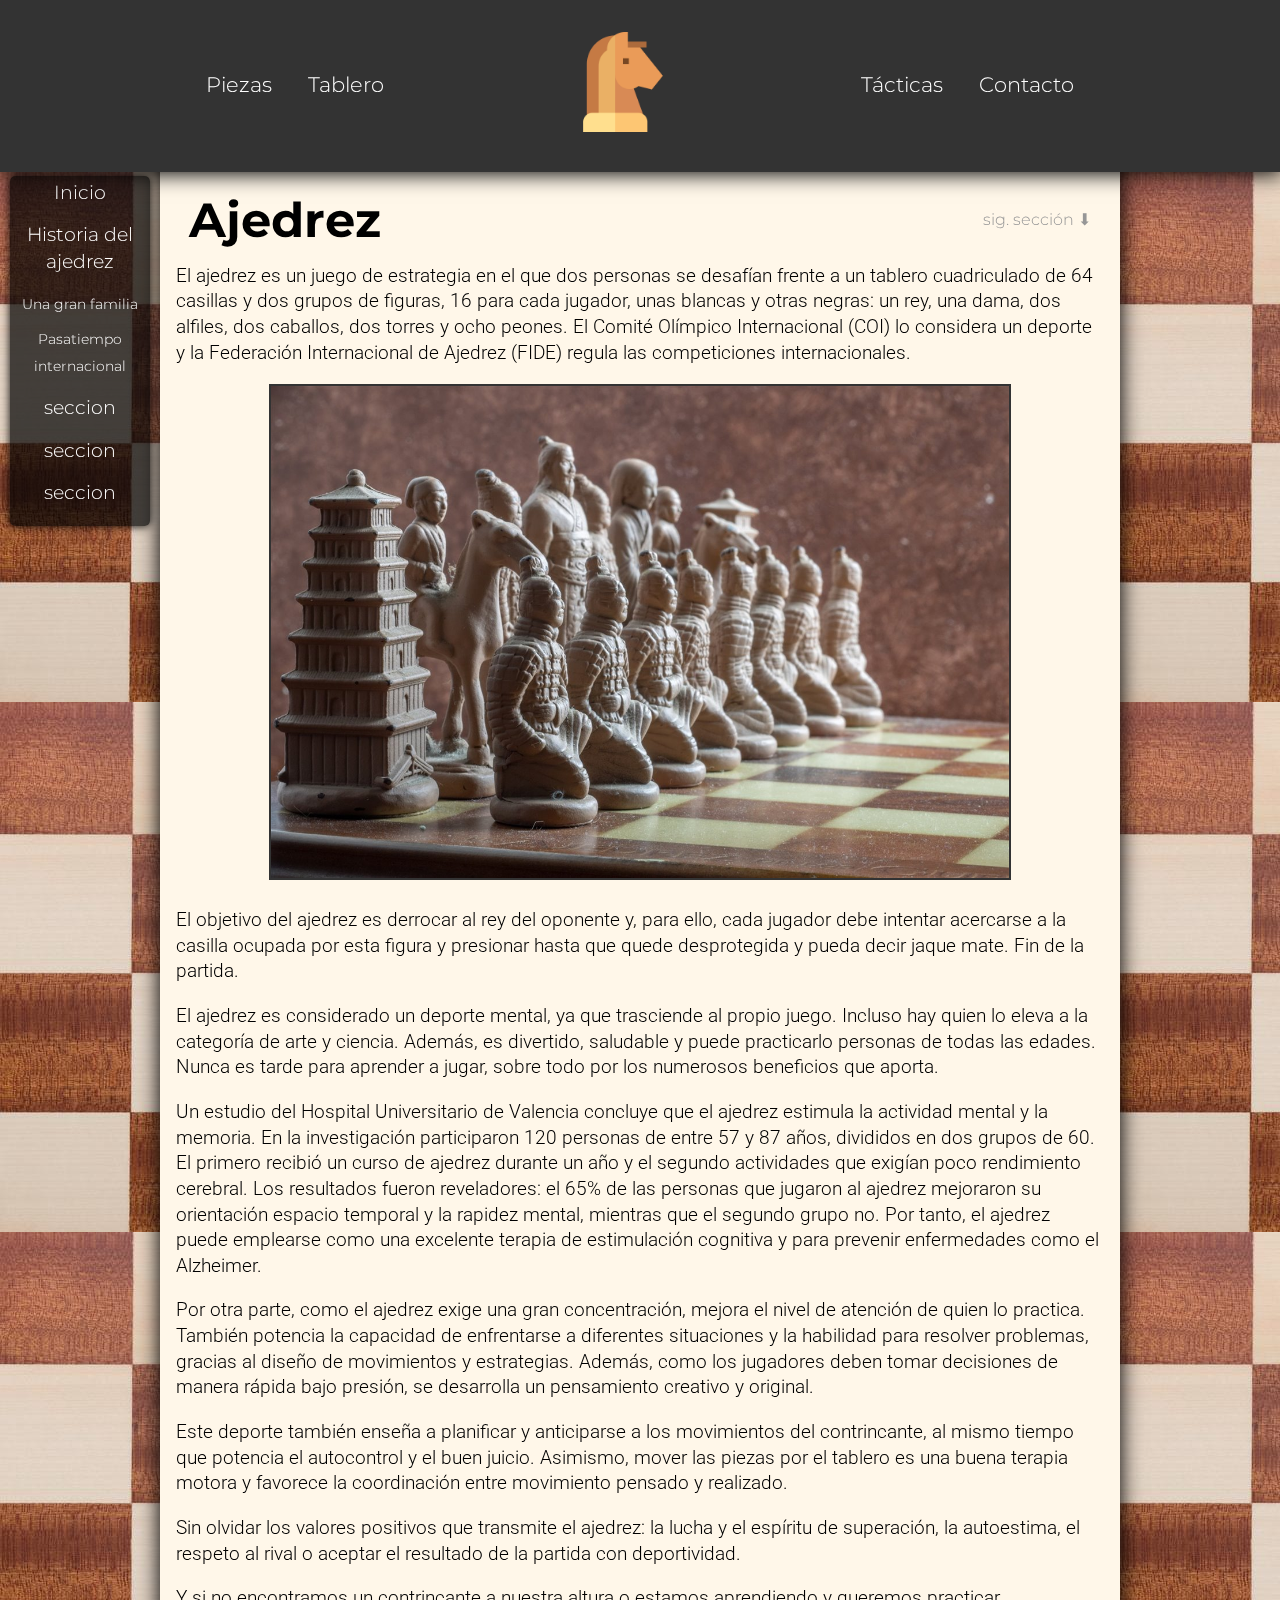
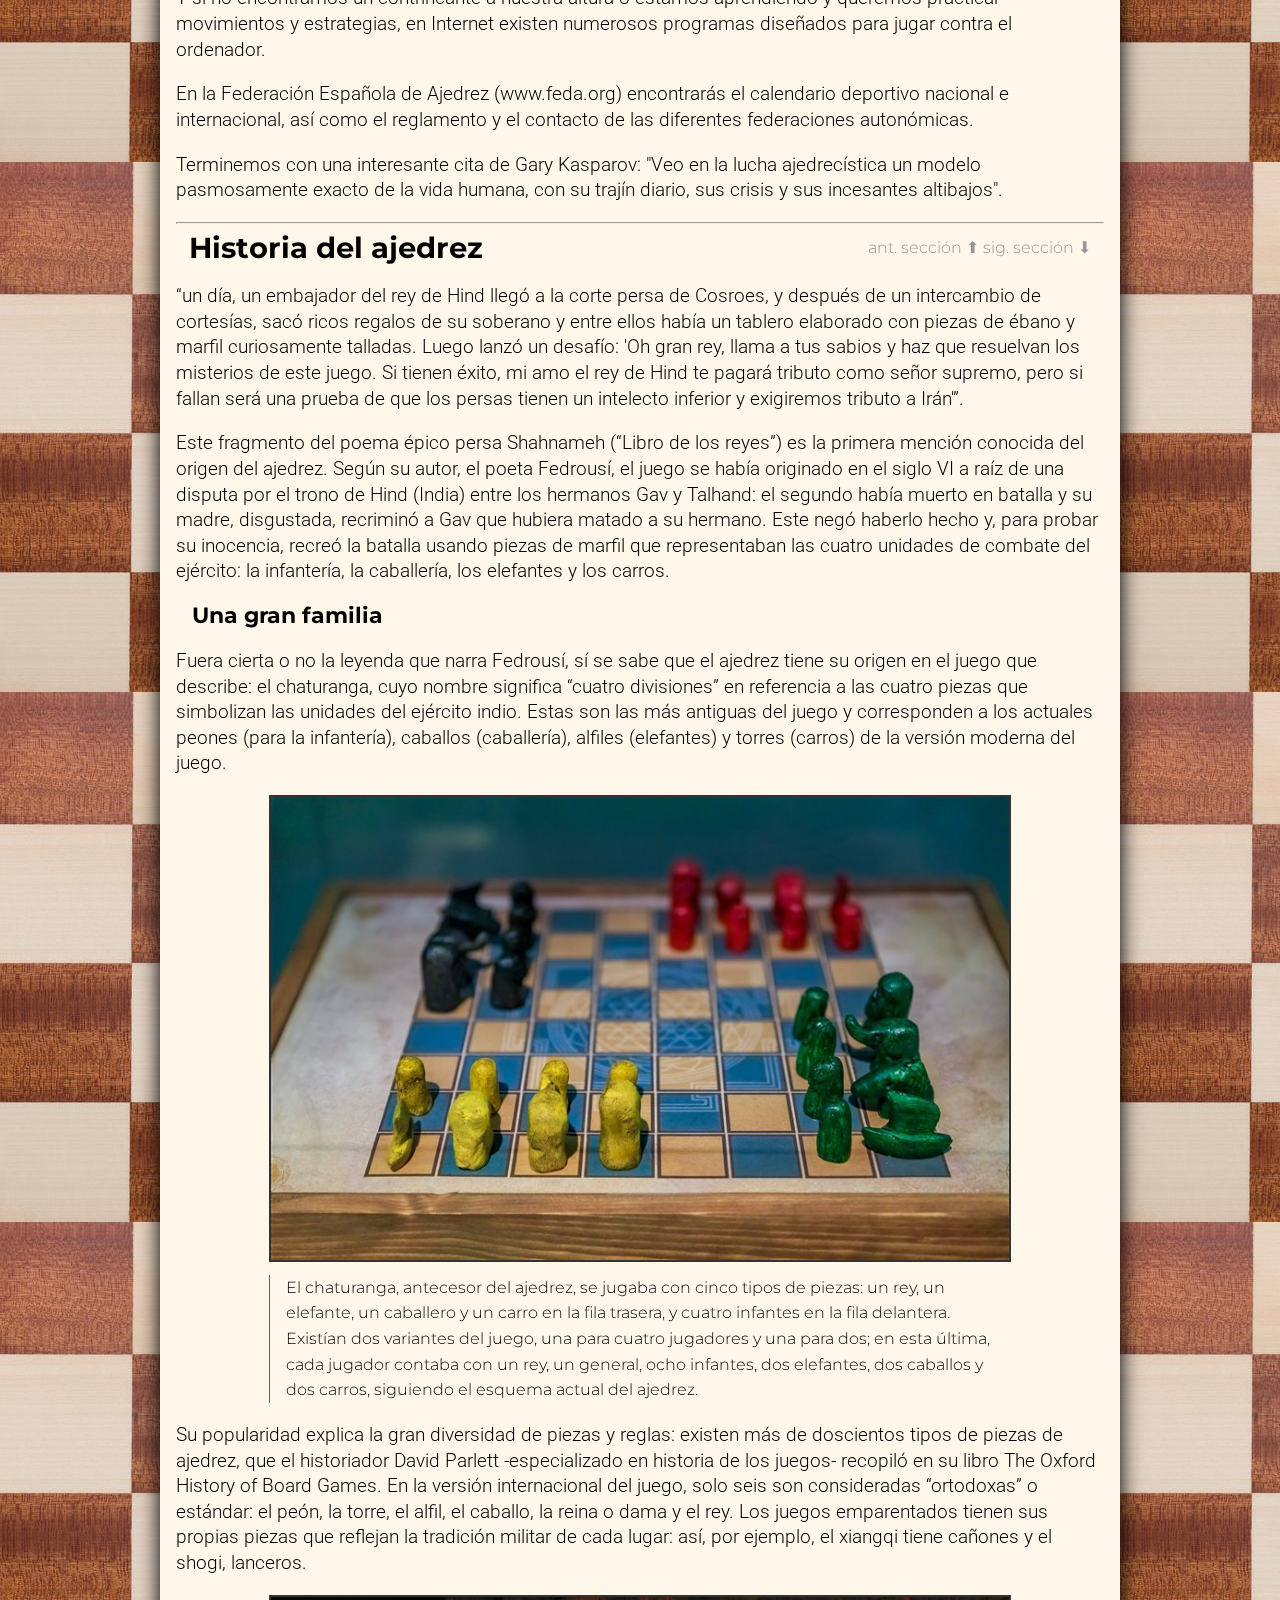
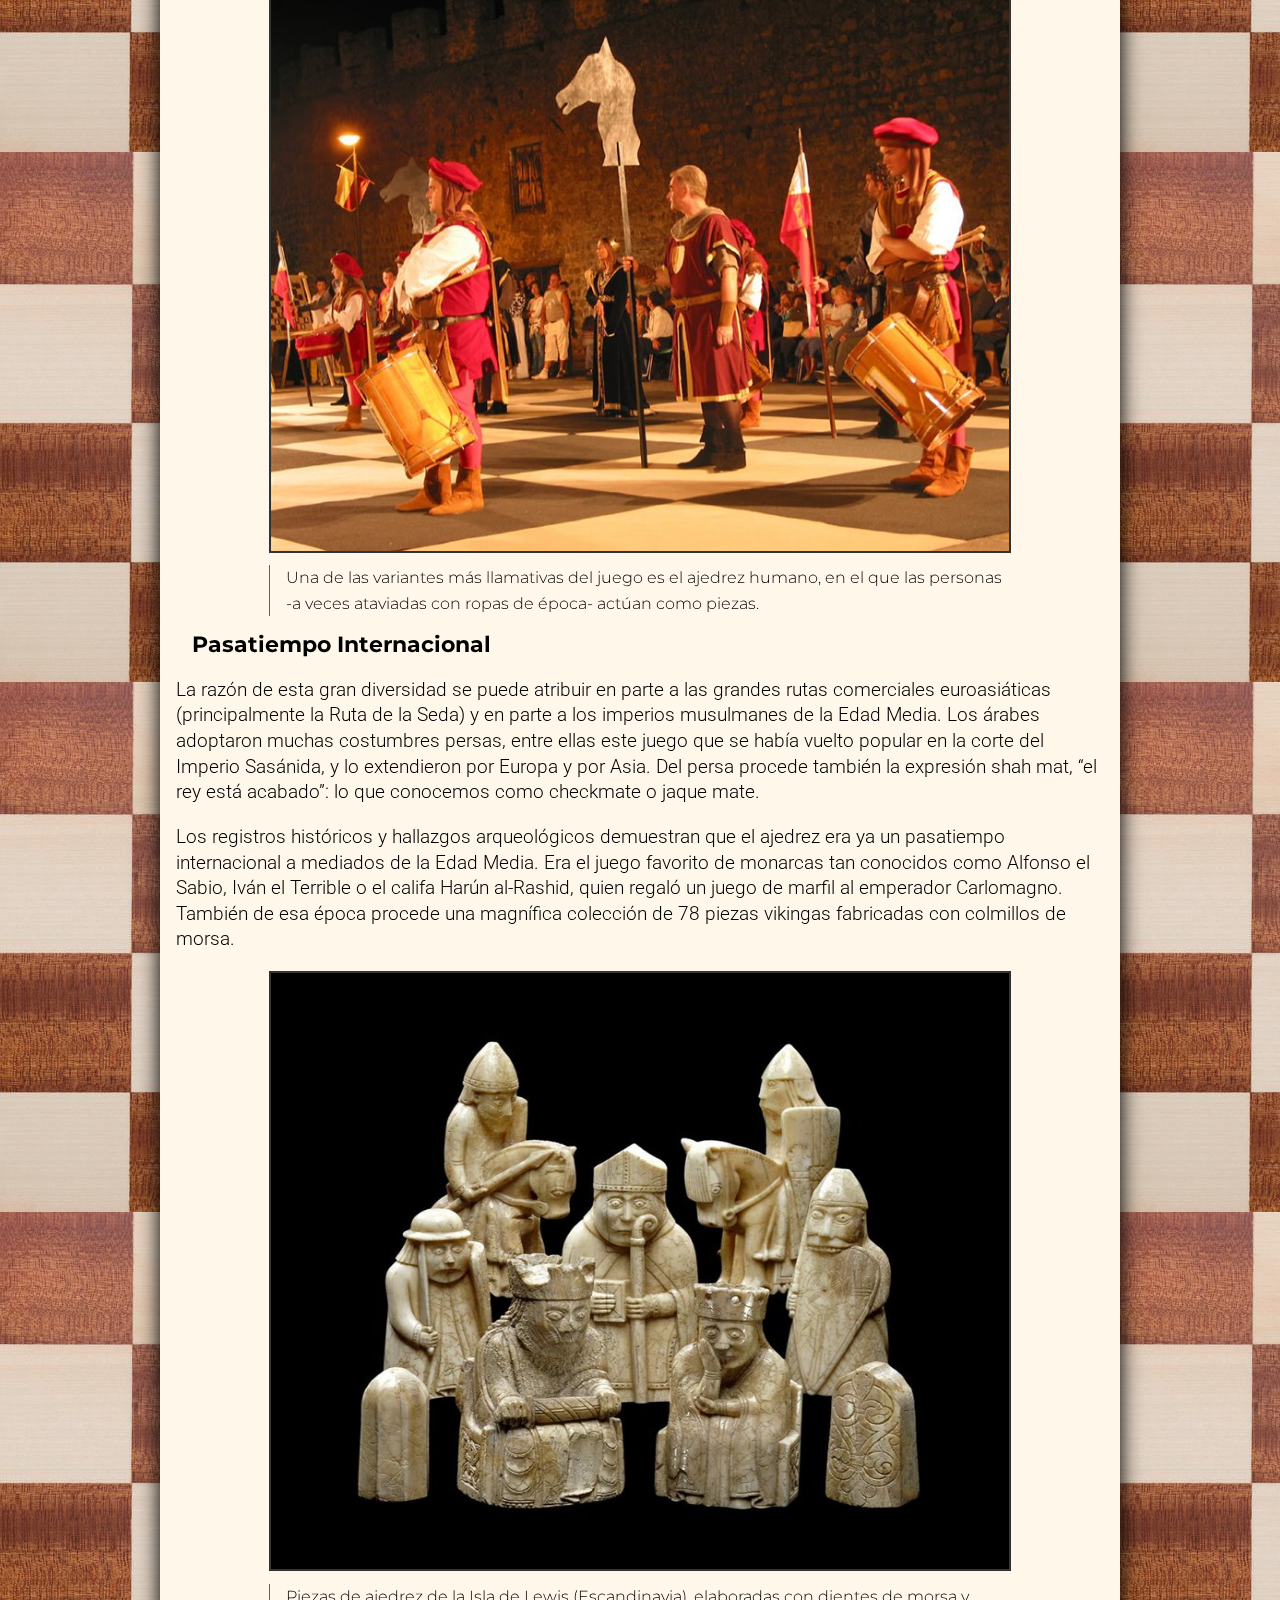
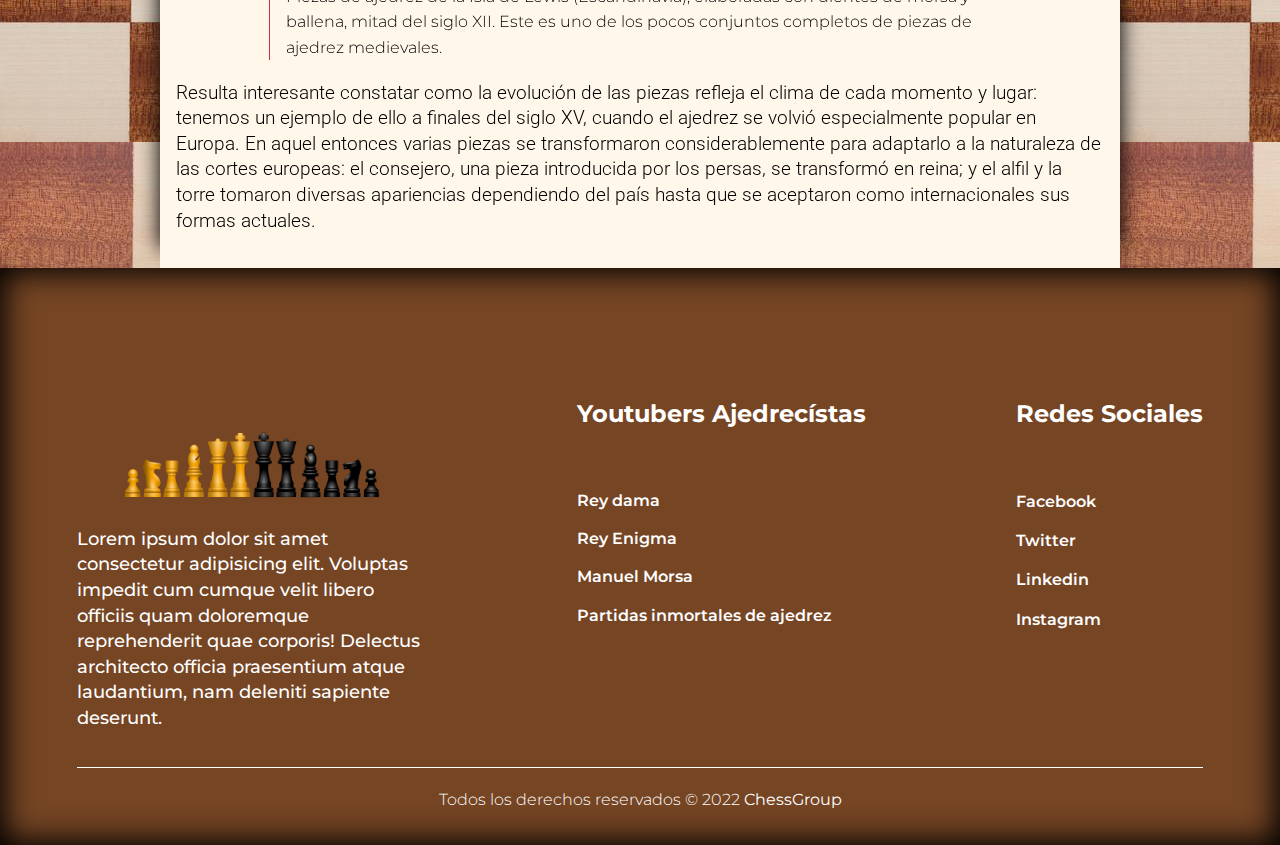
<file: index.html>
<!DOCTYPE html>
<html lang="es">
    <head>
        <meta charset="UTF-8" />
        <meta http-equiv="X-UA-Compatible" content="IE=edge" />
        <meta name="viewport" content="width=device-width, initial-scale=1.0" />
        <!-- fuentes -->
        <!-- montserrat -->
        <link rel="preconnect" href="https://fonts.googleapis.com" />
        <link rel="preconnect" href="https://fonts.gstatic.com" crossorigin />
        <link
            href="https://fonts.googleapis.com/css2?family=Montserrat:ital,wght@0,100;0,200;0,300;0,400;0,500;0,600;0,700;0,800;0,900;1,100;1,200;1,300;1,400;1,500;1,600;1,700;1,800;1,900&display=swap"
            rel="stylesheet"
        />
        <!-- roboto -->
        <link rel="preconnect" href="https://fonts.googleapis.com" />
        <link rel="preconnect" href="https://fonts.gstatic.com" crossorigin />
        <link
            href="https://fonts.googleapis.com/css2?family=Roboto:ital,wght@0,100;0,300;0,400;0,500;0,700;0,900;1,100;1,300;1,400;1,500;1,700;1,900&display=swap"
            rel="stylesheet"
        />
        <!-- cierre fuentes -->
        <link rel="icon" href="./assets/icons/chess.png" />
        <link rel="stylesheet" href="./css/style.css" />
        <title>guía ajedrecística</title>
    </head>
    <body>
        <!-- nav mobile -->
        <nav id="nav-mobile">
            <div class="nav-container">
                <div class="">
                    <label for="menu" class="nav-label">
                        <img
                            src="./assets/icons/menu.png"
                            alt="menu"
                            height="50px"
                        />
                    </label>
                    <input type="checkbox" id="menu" class="nav-input" />
                    <div class="nav-menu">
                        <ul>
                            <li><a href="./index.html">inicio</a></li>
                            <li><a href="./pages/piezas.html">piezas</a></li>
                            <li><a href="./pages/tablero.html">tablero</a></li>
                            <li>
                                <a href="./pages/tacticas.html">tacticas</a>
                            </li>
                            <li>
                                <a href="./pages/contacto.html">contacto</a>
                            </li>
                        </ul>
                    </div>
                </div>
                <img src="./assets/icons/chess.png" alt="" height="50px" />
            </div>
        </nav>
        <!-- cierre nav mobile -->
        <!-- Inicio header -->
        <header>
            <div class="container-header">
                <div class="">
                    <ul class="ul-header">
                        <li>
                            <a href="./pages/piezas.html" class="link-header"
                                >Piezas</a
                            >
                        </li>
                        <li>
                            <a href="./pages/tablero.html" class="link-header"
                                >Tablero</a
                            >
                        </li>
                    </ul>
                </div>

                <a href="./index.html" id="logo">
                    <img
                        src="./assets/icons/chess.png"
                        alt="Logo"
                        class="logo"
                    />
                </a>

                <div class="">
                    <ul class="ul-header">
                        <li>
                            <a href="./pages/tacticas.html" class="link-header"
                                >Tácticas</a
                            >
                        </li>
                        <li>
                            <a href="./pages/contacto.html" class="link-header"
                                >Contacto</a
                            >
                        </li>
                    </ul>
                </div>
            </div>
        </header>
        <!-- cierre header -->
        <!-- apertura main -->
        <main id="main-index" class="main-grid">
            <div class="aside-izq background-chess">
                <div class="nav-secciones sticky">
                    <ul class="nav-secciones-ul">
                        <li class="nav-secciones-li">
                            <a href="#" class="nav-secciones-enlace"> Inicio</a>
                        </li>
                        <li class="nav-secciones-li">
                            <a
                                href="#historia-ajedrez"
                                class="nav-secciones-enlace"
                                >Historia del ajedrez</a
                            >
                            <ul class="nav-subsecciones-ul">
                                <li class="nav-subsecciones-li">
                                    <a
                                        href="#una-gran-familia"
                                        class="nav-subsecciones-enlace"
                                        >Una gran familia</a
                                    >
                                </li>
                                <li class="nav-subsecciones-li">
                                    <a
                                        href="#pasatiempo-internacional"
                                        class="nav-subsecciones-enlace"
                                        >Pasatiempo internacional</a
                                    >
                                </li>
                            </ul>
                        </li>
                        <li class="nav-secciones-li">
                            <a href="#" class="nav-secciones-enlace">seccion</a>
                        </li>
                        <li class="nav-secciones-li">
                            <a href="#" class="nav-secciones-enlace">seccion</a>
                        </li>
                        <li class="nav-secciones-li">
                            <a href="#" class="nav-secciones-enlace">seccion</a>
                        </li>
                    </ul>
                </div>
            </div>

            <div class="cuerpo">
                <div class="encabezado">
                    <h1 id="titulo">Ajedrez</h1>
                    <div class="">
                        <a href="#historia-ajedrez" class="temas-link"
                            ><span class="quitar">sig. sección</span> ⬇</a
                        >
                    </div>
                </div>

                <p>
                    El ajedrez es un juego de estrategia en el que dos personas
                    se desafían frente a un tablero cuadriculado de 64 casillas
                    y dos grupos de figuras, 16 para cada jugador, unas blancas
                    y otras negras: un rey, una dama, dos alfiles, dos caballos,
                    dos torres y ocho peones. El Comité Olímpico Internacional
                    (COI) lo considera un deporte y la Federación Internacional
                    de Ajedrez (FIDE) regula las competiciones internacionales.
                </p>

                <div class="container-img">
                    <img
                        src="./assets/images/ajedrez-chino.jpg"
                        alt="ajedrez chino"
                        id="ajedrez-chino"
                        class="img-index"
                    />
                </div>

                <p>
                    El objetivo del ajedrez es derrocar al rey del oponente y,
                    para ello, cada jugador debe intentar acercarse a la casilla
                    ocupada por esta figura y presionar hasta que quede
                    desprotegida y pueda decir jaque mate. Fin de la partida.
                </p>
                <p>
                    El ajedrez es considerado un deporte mental, ya que
                    trasciende al propio juego. Incluso hay quien lo eleva a la
                    categoría de arte y ciencia. Además, es divertido, saludable
                    y puede practicarlo personas de todas las edades. Nunca es
                    tarde para aprender a jugar, sobre todo por los numerosos
                    beneficios que aporta.
                </p>
                <p>
                    Un estudio del Hospital Universitario de Valencia concluye
                    que el ajedrez estimula la actividad mental y la memoria. En
                    la investigación participaron 120 personas de entre 57 y 87
                    años, divididos en dos grupos de 60. El primero recibió un
                    curso de ajedrez durante un año y el segundo actividades que
                    exigían poco rendimiento cerebral. Los resultados fueron
                    reveladores: el 65% de las personas que jugaron al ajedrez
                    mejoraron su orientación espacio temporal y la rapidez
                    mental, mientras que el segundo grupo no. Por tanto, el
                    ajedrez puede emplearse como una excelente terapia de
                    estimulación cognitiva y para prevenir enfermedades como el
                    Alzheimer.
                </p>
                <p>
                    Por otra parte, como el ajedrez exige una gran
                    concentración, mejora el nivel de atención de quien lo
                    practica. También potencia la capacidad de enfrentarse a
                    diferentes situaciones y la habilidad para resolver
                    problemas, gracias al diseño de movimientos y estrategias.
                    Además, como los jugadores deben tomar decisiones de manera
                    rápida bajo presión, se desarrolla un pensamiento creativo y
                    original.
                </p>
                <p>
                    Este deporte también enseña a planificar y anticiparse a los
                    movimientos del contrincante, al mismo tiempo que potencia
                    el autocontrol y el buen juicio. Asimismo, mover las piezas
                    por el tablero es una buena terapia motora y favorece la
                    coordinación entre movimiento pensado y realizado.
                </p>
                <p>
                    Sin olvidar los valores positivos que transmite el ajedrez:
                    la lucha y el espíritu de superación, la autoestima, el
                    respeto al rival o aceptar el resultado de la partida con
                    deportividad.
                </p>
                <p>
                    Y si no encontramos un contrincante a nuestra altura o
                    estamos aprendiendo y queremos practicar movimientos y
                    estrategias, en Internet existen numerosos programas
                    diseñados para jugar contra el ordenador.
                </p>
                <p>
                    En la Federación Española de Ajedrez (www.feda.org)
                    encontrarás el calendario deportivo nacional e
                    internacional, así como el reglamento y el contacto de las
                    diferentes federaciones autonómicas.
                </p>
                <p>
                    Terminemos con una interesante cita de Gary Kasparov: "Veo
                    en la lucha ajedrecística un modelo pasmosamente exacto de
                    la vida humana, con su trajín diario, sus crisis y sus
                    incesantes altibajos".
                </p>

                <hr />

                <div
                    class="encabezado d-flex justify-content-between align-items-center"
                >
                    <h2 class="subtitulo" id="historia-ajedrez">
                        Historia del ajedrez
                    </h2>
                    <div class="nav-temas">
                        <a href="#titulo" class="temas-link"
                            ><span class="quitar">ant. sección</span> ⬆</a
                        >
                        <a href="#historia-ajedrez" class="temas-link"
                            ><span class="quitar">sig. sección</span> ⬇</a
                        >
                    </div>
                </div>

                <p>
                    “un día, un embajador del rey de Hind llegó a la corte persa
                    de Cosroes, y después de un intercambio de cortesías, sacó
                    ricos regalos de su soberano y entre ellos había un tablero
                    elaborado con piezas de ébano y marfil curiosamente
                    talladas. Luego lanzó un desafío: 'Oh gran rey, llama a tus
                    sabios y haz que resuelvan los misterios de este juego. Si
                    tienen éxito, mi amo el rey de Hind te pagará tributo como
                    señor supremo, pero si fallan será una prueba de que los
                    persas tienen un intelecto inferior y exigiremos tributo a
                    Irán'”.
                </p>
                <p>
                    Este fragmento del poema épico persa Shahnameh (“Libro de
                    los reyes”) es la primera mención conocida del origen del
                    ajedrez. Según su autor, el poeta Fedrousí, el juego se
                    había originado en el siglo VI a raíz de una disputa por el
                    trono de Hind (India) entre los hermanos Gav y Talhand: el
                    segundo había muerto en batalla y su madre, disgustada,
                    recriminó a Gav que hubiera matado a su hermano. Este negó
                    haberlo hecho y, para probar su inocencia, recreó la batalla
                    usando piezas de marfil que representaban las cuatro
                    unidades de combate del ejército: la infantería, la
                    caballería, los elefantes y los carros.
                </p>

                <h3 id="una-gran-familia" class="sub-subtitulo">
                    Una gran familia
                </h3>

                <p>
                    Fuera cierta o no la leyenda que narra Fedrousí, sí se sabe
                    que el ajedrez tiene su origen en el juego que describe: el
                    chaturanga, cuyo nombre significa “cuatro divisiones” en
                    referencia a las cuatro piezas que simbolizan las unidades
                    del ejército indio. Estas son las más antiguas del juego y
                    corresponden a los actuales peones (para la infantería),
                    caballos (caballería), alfiles (elefantes) y torres (carros)
                    de la versión moderna del juego.
                </p>

                <figure>
                    <div class="container-img">
                        <img
                            src="./assets/images/chaturanga.jpg"
                            alt="chaturanga"
                            id="chaturanga"
                            class="img-index"
                        />
                    </div>

                    <figcaption class="pie-foto">
                        El chaturanga, antecesor del ajedrez, se jugaba con
                        cinco tipos de piezas: un rey, un elefante, un caballero
                        y un carro en la fila trasera, y cuatro infantes en la
                        fila delantera. Existían dos variantes del juego, una
                        para cuatro jugadores y una para dos; en esta última,
                        cada jugador contaba con un rey, un general, ocho
                        infantes, dos elefantes, dos caballos y dos carros,
                        siguiendo el esquema actual del ajedrez.
                    </figcaption>
                </figure>

                <p>
                    Su popularidad explica la gran diversidad de piezas y
                    reglas: existen más de doscientos tipos de piezas de
                    ajedrez, que el historiador David Parlett -especializado en
                    historia de los juegos- recopiló en su libro The Oxford
                    History of Board Games. En la versión internacional del
                    juego, solo seis son consideradas “ortodoxas” o estándar: el
                    peón, la torre, el alfil, el caballo, la reina o dama y el
                    rey. Los juegos emparentados tienen sus propias piezas que
                    reflejan la tradición militar de cada lugar: así, por
                    ejemplo, el xiangqi tiene cañones y el shogi, lanceros.
                </p>

                <figure>
                    <div class="container-img">
                        <img
                            src="./assets/images/ajedrez-humano.jpg"
                            alt="human_chess"
                            class="img-index"
                        />
                    </div>

                    <figcaption class="pie-foto">
                        Una de las variantes más llamativas del juego es el
                        ajedrez humano, en el que las personas -a veces
                        ataviadas con ropas de época- actúan como piezas.
                    </figcaption>
                </figure>

                <h3 id="pasatiempo-internacional" class="sub-subtitulo">
                    Pasatiempo Internacional
                </h3>

                <p>
                    La razón de esta gran diversidad se puede atribuir en parte
                    a las grandes rutas comerciales euroasiáticas
                    (principalmente la Ruta de la Seda) y en parte a los
                    imperios musulmanes de la Edad Media. Los árabes adoptaron
                    muchas costumbres persas, entre ellas este juego que se
                    había vuelto popular en la corte del Imperio Sasánida, y lo
                    extendieron por Europa y por Asia. Del persa procede también
                    la expresión shah mat, “el rey está acabado”: lo que
                    conocemos como checkmate o jaque mate.
                </p>

                <p>
                    Los registros históricos y hallazgos arqueológicos
                    demuestran que el ajedrez era ya un pasatiempo internacional
                    a mediados de la Edad Media. Era el juego favorito de
                    monarcas tan conocidos como Alfonso el Sabio, Iván el
                    Terrible o el califa Harún al-Rashid, quien regaló un juego
                    de marfil al emperador Carlomagno. También de esa época
                    procede una magnífica colección de 78 piezas vikingas
                    fabricadas con colmillos de morsa.
                </p>

                <figure>
                    <div class="container-img">
                        <img
                            src="./assets/images/medieval.jpg"
                            alt="medieval"
                            class="img-index"
                        />
                    </div>
                    <figcaption class="pie-foto">
                        Piezas de ajedrez de la Isla de Lewis (Escandinavia),
                        elaboradas con dientes de morsa y ballena, mitad del
                        siglo XII. Este es uno de los pocos conjuntos completos
                        de piezas de ajedrez medievales.
                    </figcaption>
                </figure>

                <p>
                    Resulta interesante constatar como la evolución de las
                    piezas refleja el clima de cada momento y lugar: tenemos un
                    ejemplo de ello a finales del siglo XV, cuando el ajedrez se
                    volvió especialmente popular en Europa. En aquel entonces
                    varias piezas se transformaron considerablemente para
                    adaptarlo a la naturaleza de las cortes europeas: el
                    consejero, una pieza introducida por los persas, se
                    transformó en reina; y el alfil y la torre tomaron diversas
                    apariencias dependiendo del país hasta que se aceptaron como
                    internacionales sus formas actuales.
                </p>
            </div>
            <div class="aside-der col-2 background-chess"></div>
        </main>
        <!-- cierre main -->
        <!-- apertura footer -->
        <footer>
            <div class="container__footer">
                <div class="box__footer">
                    <div class="logo">
                        <img src="./assets/images/footer/logo.png" alt="" />
                    </div>
                    <div class="terms">
                        <p>
                            Lorem ipsum dolor sit amet consectetur adipisicing
                            elit. Voluptas impedit cum cumque velit libero
                            officiis quam doloremque reprehenderit quae
                            corporis! Delectus architecto officia praesentium
                            atque laudantium, nam deleniti sapiente deserunt.
                        </p>
                    </div>
                </div>
                <div class="box__footer">
                    <h2>Youtubers Ajedrecístas</h2>
                    <a target="_blank" href="https://www.youtube.com/@Reydama"
                        >Rey dama</a
                    >
                    <a target="_blank" href="https://www.youtube.com/@ReyEnigma"
                        >Rey Enigma</a
                    >
                    <a href="https://www.youtube.com/@ManuelMorsa"
                        >Manuel Morsa</a
                    >
                    <a
                        target="_blank"
                        href="https://www.youtube.com/@PartidasInmortalesdeAjedrez"
                        >Partidas inmortales de ajedrez</a
                    >
                </div>

                <div class="box__footer">
                    <h2>Redes Sociales</h2>
                    <a href="#">
                        <i class="fab fa-facebook-square"></i> Facebook</a
                    >
                    <a href="#"
                        ><i class="fab fa-twitter-square"></i> Twitter</a
                    >
                    <a href="#"><i class="fab fa-linkedin"></i> Linkedin</a>
                    <a href="#"
                        ><i class="fab fa-instagram-square"></i> Instagram</a
                    >
                </div>
            </div>

            <div class="box__copyright">
                <hr />
                <p>Todos los derechos reservados © 2022 <b>ChessGroup</b></p>
            </div>
        </footer>
        <!-- cierre footer -->
    </body>
</html>
</file>
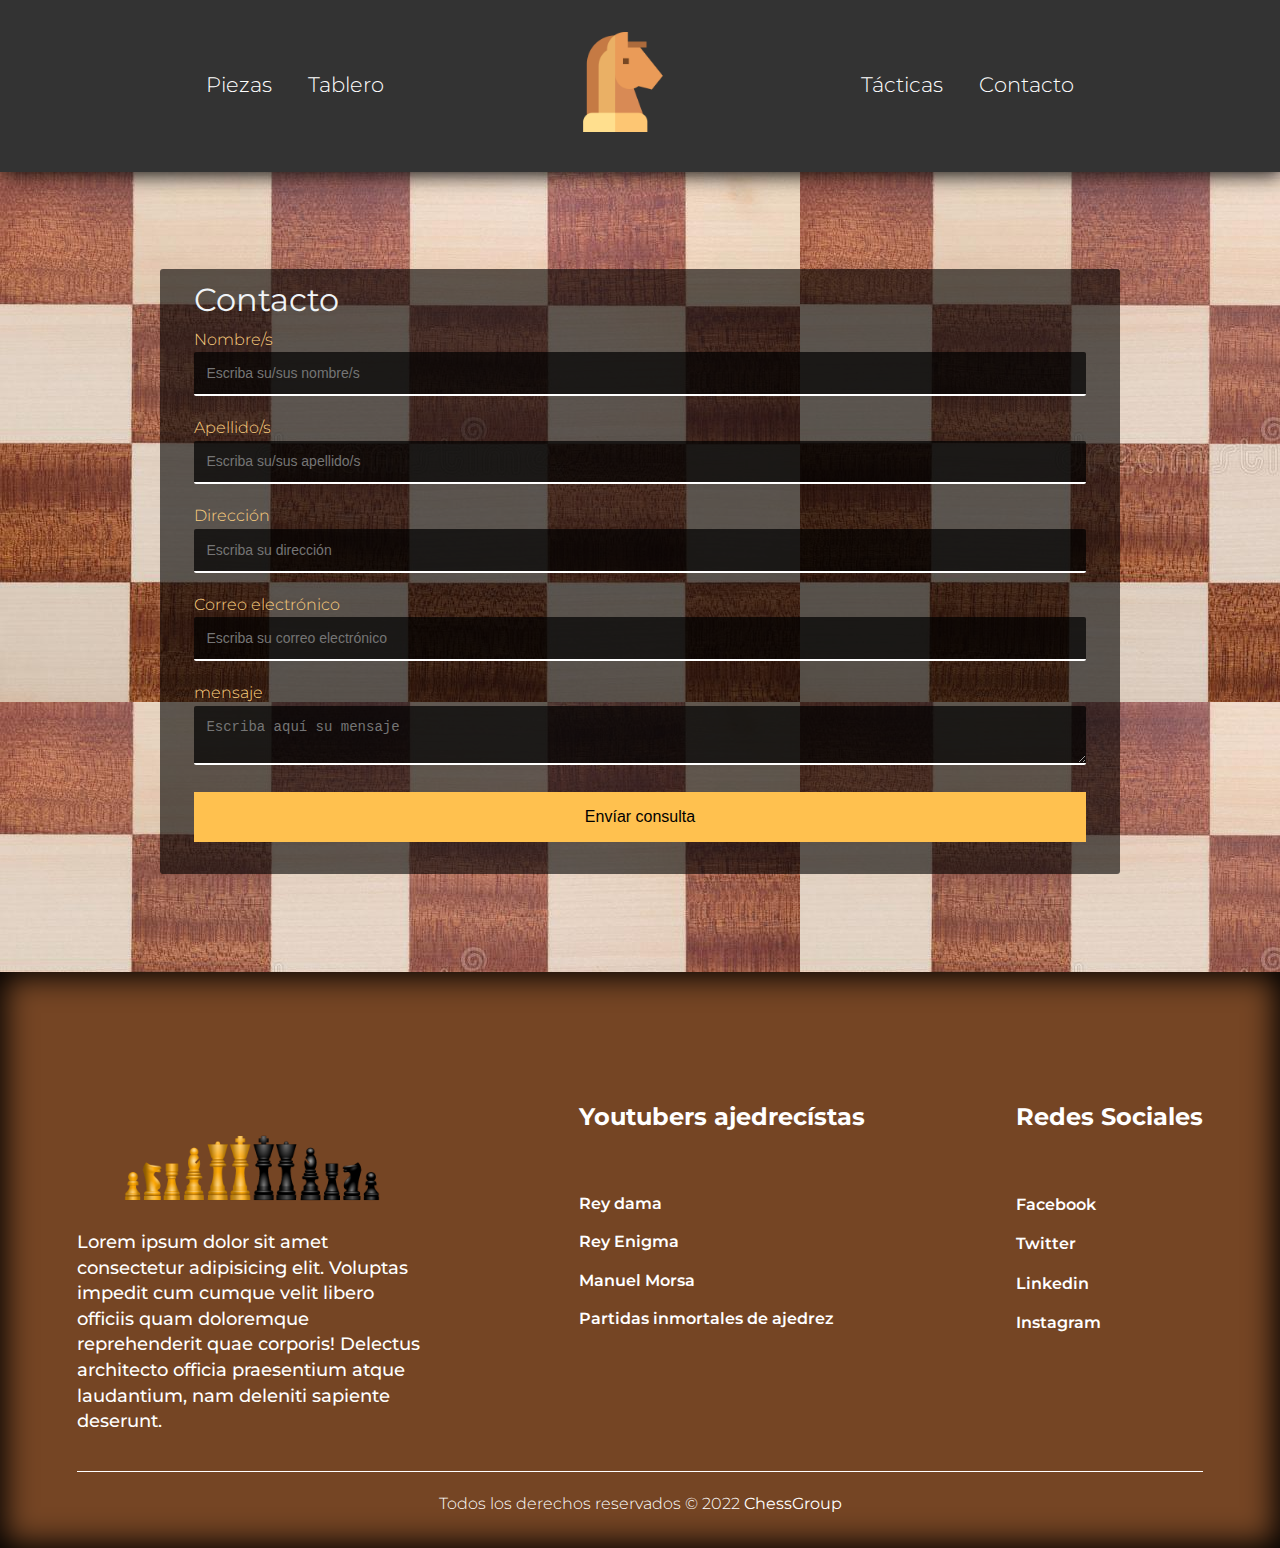
<file: pages/contacto.html>
<!DOCTYPE html>
<html lang="es">
    <head>
        <meta charset="UTF-8" />
        <meta http-equiv="X-UA-Compatible" content="IE=edge" />
        <meta name="viewport" content="width=device-width, initial-scale=1.0" />
         <!-- fuentes -->
        <!-- montserrat -->
        <link rel="preconnect" href="https://fonts.googleapis.com" />
        <link rel="preconnect" href="https://fonts.gstatic.com" crossorigin />
        <link
            href="https://fonts.googleapis.com/css2?family=Montserrat:ital,wght@0,100;0,200;0,300;0,400;0,500;0,600;0,700;0,800;0,900;1,100;1,200;1,300;1,400;1,500;1,600;1,700;1,800;1,900&display=swap"
            rel="stylesheet"
        />
        <!-- roboto -->
        <link rel="preconnect" href="https://fonts.googleapis.com" />
        <link rel="preconnect" href="https://fonts.gstatic.com" crossorigin />
        <link
            href="https://fonts.googleapis.com/css2?family=Roboto:ital,wght@0,100;0,300;0,400;0,500;0,700;0,900;1,100;1,300;1,400;1,500;1,700;1,900&display=swap"
            rel="stylesheet"
        />
        <!-- cierre fuentes -->
        <link rel="icon" href="../assets/icons/chess.png" />
        <link rel="stylesheet" href="../css/style.css" />
        <title>guía ajedrecística</title>
    </head>
    <body>
        <!-- nav mobile -->
        <nav id="nav-mobile">
            <div class="nav-container d-flex justify-content-between">
                <div class="">
                    <label for="menu" class="nav-label">
                        <img
                            src="../assets/icons/menu.png"
                            alt="menu"
                            height="50px"
                        />
                    </label>
                    <input type="checkbox" id="menu" class="nav-input" />
                    <div class="nav-menu">
                        <ul>
                            <li><a href="../index.html">inicio</a></li>
                            <li><a href="../pages/piezas.html">piezas</a></li>
                            <li><a href="../pages/tablero.html">tablero</a></li>
                            <li>
                                <a href="../pages/tacticas.html">tacticas</a>
                            </li>
                            <li>
                                <a href="../pages/contacto.html">contacto</a>
                            </li>
                        </ul>
                    </div>
                </div>
                <img src="../assets/icons/chess.png" alt="" height="50px" />
            </div>
        </nav>
        <!-- cierre nav mobile -->
        <!-- Inicio header -->
        <header>
            <div
                class="container-header d-flex justify-content-between align-items-center"
            >
                <div class="">
                    <ul class="ul-header">
                        <li>
                            <a href="../pages/piezas.html" class="link-header"
                                >Piezas</a
                            >
                        </li>
                        <li>
                            <a href="../pages/tablero.html" class="link-header"
                                >Tablero</a
                            >
                        </li>
                    </ul>
                </div>

                <a href="../index.html" id="logo">
                    <img
                        src="../assets/icons/chess.png"
                        alt="Logo"
                        class="logo"
                    />
                </a>

                <div class="">
                    <ul class="ul-header">
                        <li>
                            <a href="../pages/tacticas.html" class="link-header"
                                >Tácticas</a
                            >
                        </li>
                        <li>
                            <a href="../pages/contacto.html" class="link-header"
                                >Contacto</a
                            >
                        </li>
                    </ul>
                </div>
            </div>
        </header>
        <!-- cierre header -->

        <!-- apertura main -->
        <main id="main-contacto">
            <div
                class="contenedor-contacto background-chess"
            >
                <div class="contenedor">
                    <form action="" class="form">
                        <div class="form-header">
                            <h1 class="form-title">Contacto</h1>
                        </div>

                        <label for="nombre" class="form-label">Nombre/s</label>
                        <input
                            type="text"
                            class="form-input"
                            id="nombre"
                            placeholder="Escriba su/sus nombre/s"
                        />

                        <label for="apellido" class="form-label"
                            >Apellido/s</label
                        >
                        <input
                            type="text"
                            class="form-input"
                            id="apellido"
                            placeholder="Escriba su/sus apellido/s"
                        />

                        <label for="direccion" class="form-label"
                            >Dirección</label
                        >
                        <input
                            type="text"
                            class="form-input"
                            id="direccion"
                            placeholder="Escriba su dirección"
                        />

                        <label for="correo" class="form-label"
                            >Correo electrónico</label
                        >
                        <input
                            type="email"
                            class="form-input"
                            id="correo"
                            placeholder="Escriba su correo electrónico"
                        />

                        <label for="mensaje" class="form-label">mensaje</label>
                        <textarea
                            name="mensaje"
                            id="mensaje"
                            class="form-textarea"
                            placeholder="Escriba aquí su mensaje"
                        ></textarea>

                        <input
                            type="submit"
                            class="btn-submit"
                            value="Envíar consulta"
                        />
                    </form>
                </div>
            </div>
        </main>
        <!-- cierre main -->
         <!-- apertura footer -->
        <footer>
            <div class="container__footer">
                <div class="box__footer">
                    <div class="logo">
                        <img src="../assets/images/footer/logo.png" alt="" />
                    </div>
                    <div class="terms">
                        <p>
                            Lorem ipsum dolor sit amet consectetur adipisicing
                            elit. Voluptas impedit cum cumque velit libero
                            officiis quam doloremque reprehenderit quae
                            corporis! Delectus architecto officia praesentium
                            atque laudantium, nam deleniti sapiente deserunt.
                        </p>
                    </div>
                </div>
                <div class="box__footer">
                    <h2>Youtubers ajedrecístas</h2>
                    <a target="_blank" href="https://www.youtube.com/@Reydama"
                        >Rey dama</a
                    >
                    <a target="_blank" href="https://www.youtube.com/@ReyEnigma"
                        >Rey Enigma</a
                    >
                    <a href="https://www.youtube.com/@ManuelMorsa"
                        >Manuel Morsa</a
                    >
                    <a
                        target="_blank"
                        href="https://www.youtube.com/@PartidasInmortalesdeAjedrez"
                        >Partidas inmortales de ajedrez</a
                    >
                </div>

                <div class="box__footer">
                    <h2>Redes Sociales</h2>
                    <a href="#">
                        <i class="fab fa-facebook-square"></i> Facebook</a
                    >
                    <a href="#"
                        ><i class="fab fa-twitter-square"></i> Twitter</a
                    >
                    <a href="#"><i class="fab fa-linkedin"></i> Linkedin</a>
                    <a href="#"
                        ><i class="fab fa-instagram-square"></i> Instagram</a
                    >
                </div>
            </div>

            <div class="box__copyright">
                <hr />
                <p>Todos los derechos reservados © 2022 <b>ChessGroup</b></p>
            </div>
        </footer>
        <!-- cierre footer -->
</html>
</file>
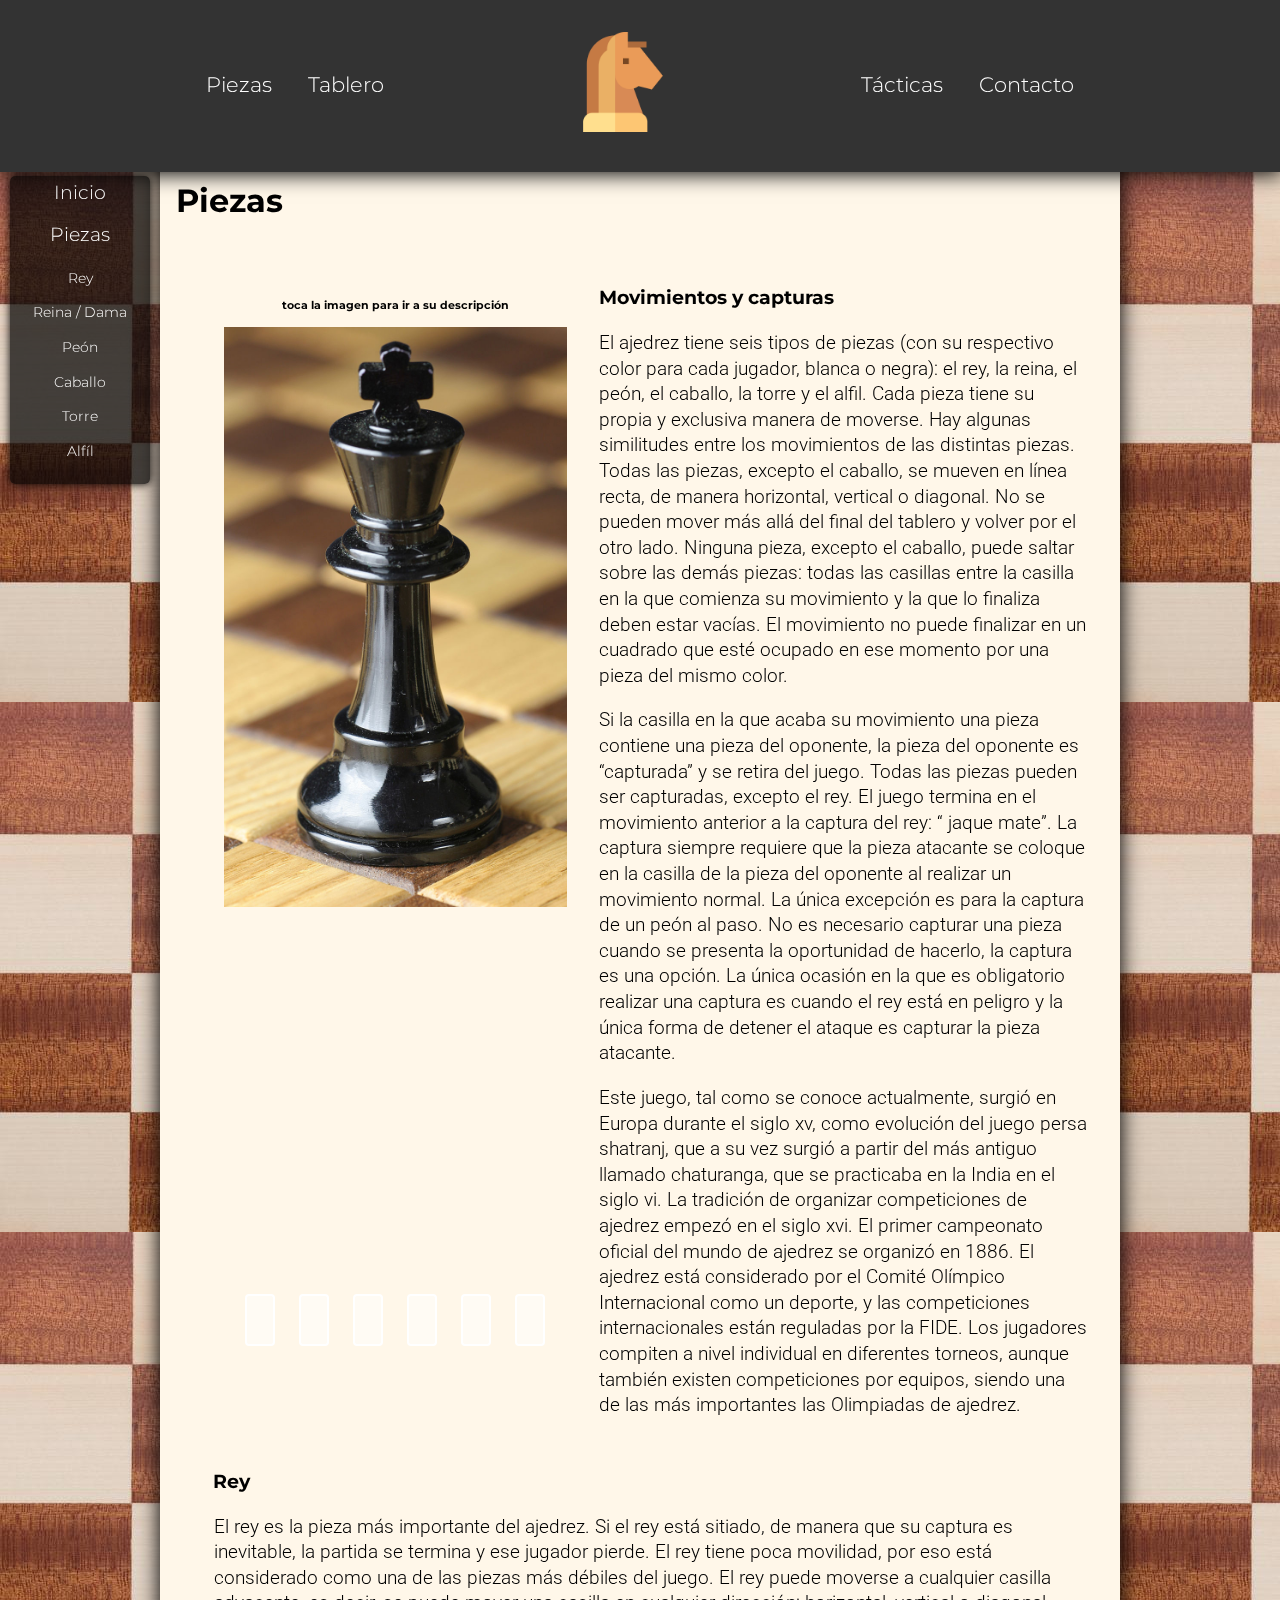
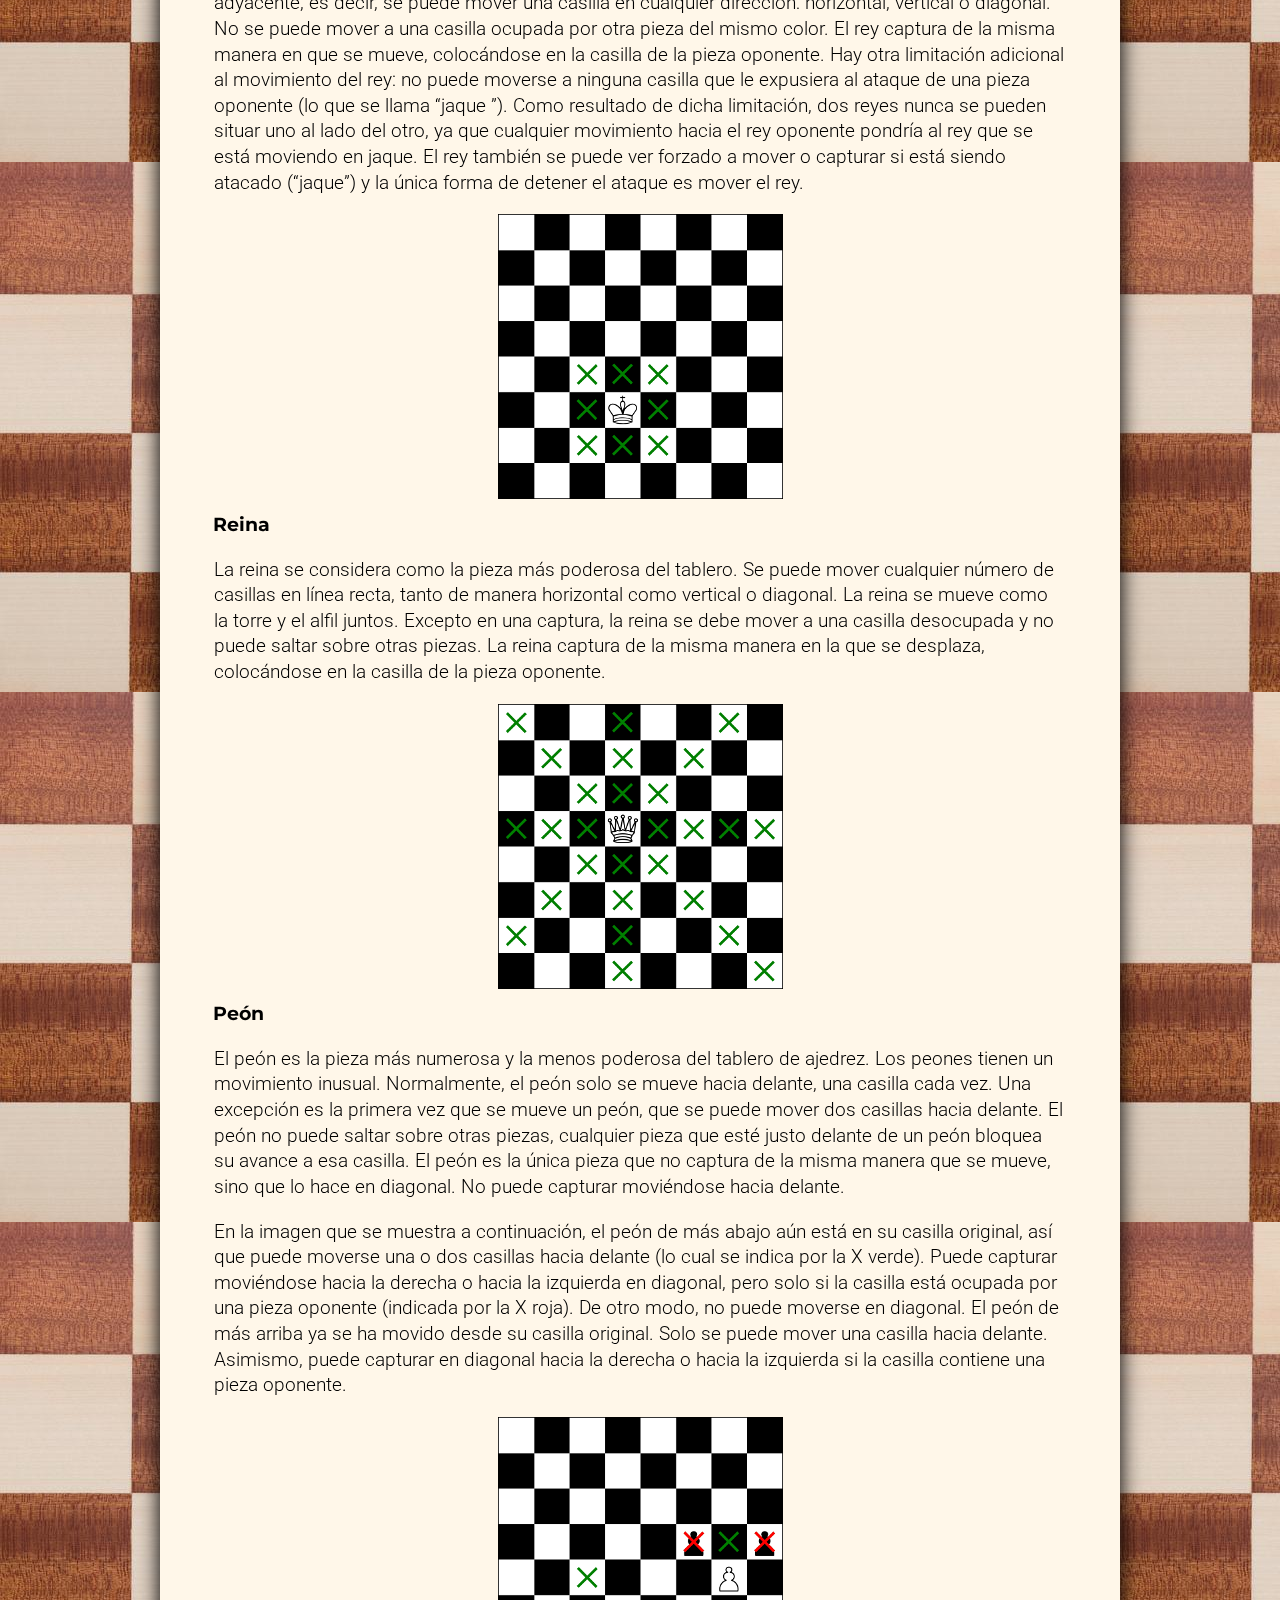
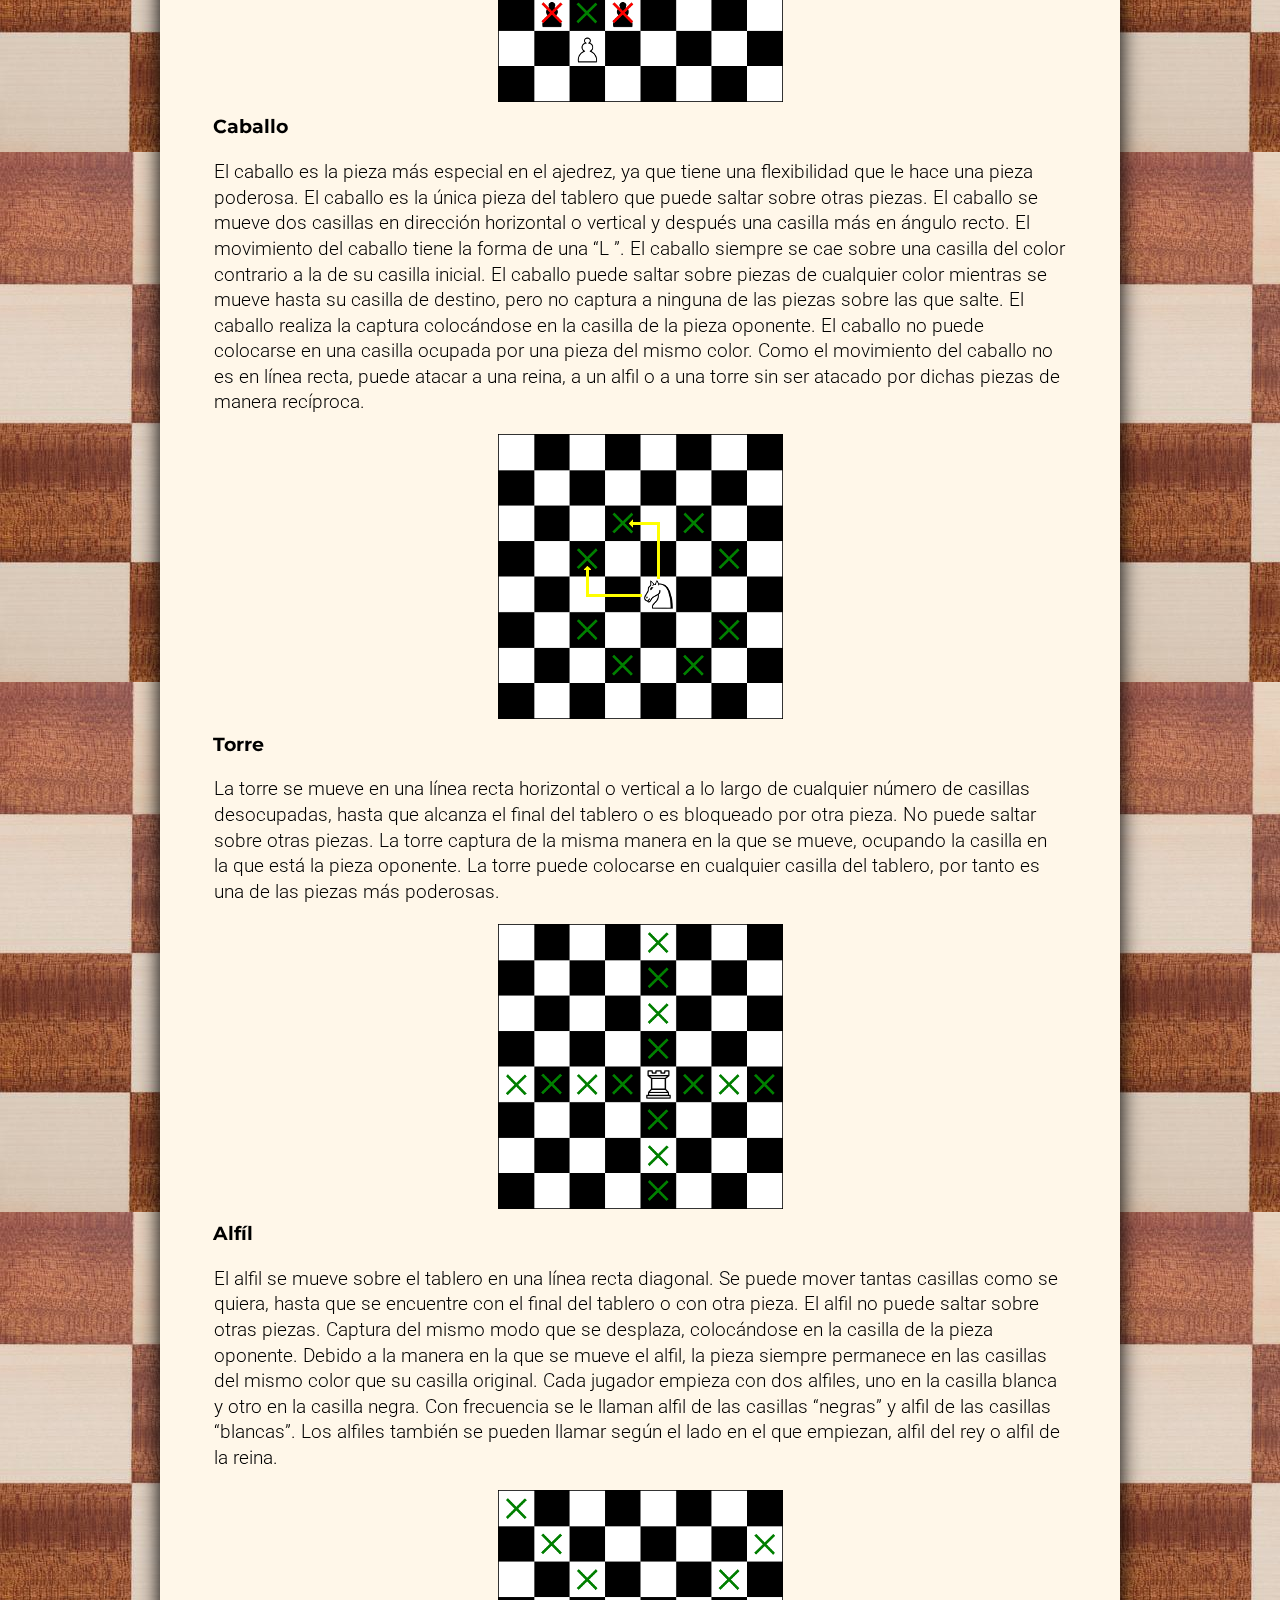
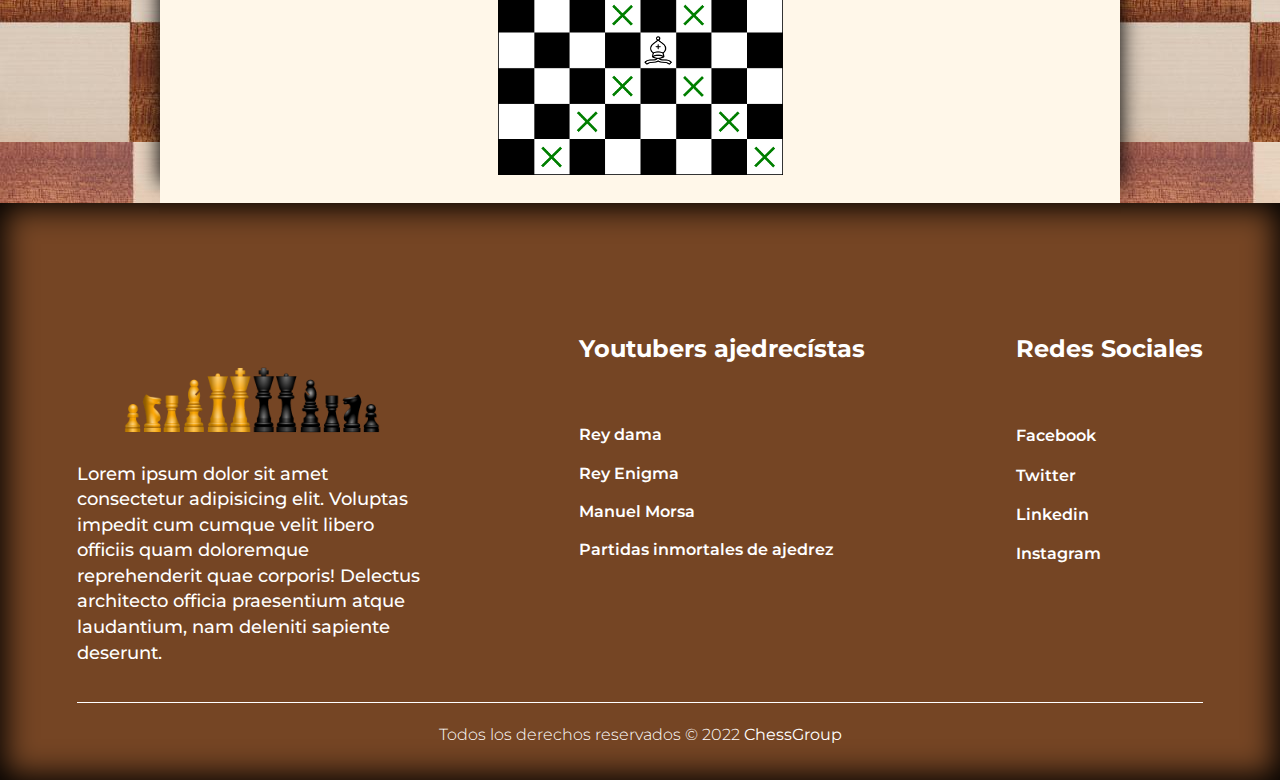
<file: pages/piezas.html>
<!DOCTYPE html>
<html lang="es">
    <head>
        <meta charset="UTF-8" />
        <meta http-equiv="X-UA-Compatible" content="IE=edge" />
        <meta name="viewport" content="width=device-width, initial-scale=1.0" />
        <!-- fuentes -->
        <!-- montserrat -->
        <link rel="preconnect" href="https://fonts.googleapis.com" />
        <link rel="preconnect" href="https://fonts.gstatic.com" crossorigin />
        <link
            href="https://fonts.googleapis.com/css2?family=Montserrat:ital,wght@0,100;0,200;0,300;0,400;0,500;0,600;0,700;0,800;0,900;1,100;1,200;1,300;1,400;1,500;1,600;1,700;1,800;1,900&display=swap"
            rel="stylesheet"
        />
        <!-- roboto -->
        <link rel="preconnect" href="https://fonts.googleapis.com" />
        <link rel="preconnect" href="https://fonts.gstatic.com" crossorigin />
        <link
            href="https://fonts.googleapis.com/css2?family=Roboto:ital,wght@0,100;0,300;0,400;0,500;0,700;0,900;1,100;1,300;1,400;1,500;1,700;1,900&display=swap"
            rel="stylesheet"
        />
        <!-- cierre fuentes -->
        <link rel="icon" href="../assets/icons/chess.png" />
        <link rel="stylesheet" href="../css/style.css" />
        <title>guía ajedrecística</title>
    </head>
    <body>
        <!-- nav mobile -->
        <nav id="nav-mobile">
            <div class="nav-container">
                <div class="">
                    <label for="menu" class="nav-label">
                        <img
                            src="../assets/icons/menu.png"
                            alt="menu"
                            height="50px"
                        />
                    </label>
                    <input type="checkbox" id="menu" class="nav-input" />
                    <div class="nav-menu">
                        <ul>
                            <li><a href="../index.html">inicio</a></li>
                            <li><a href="../pages/piezas.html">piezas</a></li>
                            <li><a href="../pages/tablero.html">tablero</a></li>
                            <li>
                                <a href="../pages/tacticas.html">tacticas</a>
                            </li>
                            <li>
                                <a href="../pages/contacto.html">contacto</a>
                            </li>
                        </ul>
                    </div>
                </div>
                <img src="../assets/icons/chess.png" alt="" height="50px" />
            </div>
        </nav>
        <!-- cierre nav mobile -->
        <!-- Inicio header -->
        <header>
            <div class="container-header">
                <div class="">
                    <ul class="ul-header">
                        <li>
                            <a href="../pages/piezas.html" class="link-header"
                                >Piezas</a
                            >
                        </li>
                        <li>
                            <a href="../pages/tablero.html" class="link-header"
                                >Tablero</a
                            >
                        </li>
                    </ul>
                </div>

                <a href="../index.html" id="logo">
                    <img
                        src="../assets/icons/chess.png"
                        alt="Logo"
                        class="logo"
                    />
                </a>

                <div class="">
                    <ul class="ul-header">
                        <li>
                            <a href="../pages/tacticas.html" class="link-header"
                                >Tácticas</a
                            >
                        </li>
                        <li>
                            <a href="../pages/contacto.html" class="link-header"
                                >Contacto</a
                            >
                        </li>
                    </ul>
                </div>
            </div>
        </header>
        <!-- cierre header -->

        <!-- apertura main -->
        <main class="main-grid">
            <div class="aside-izq background-chess">
                <div class="nav-secciones sticky">
                    <ul class="nav-secciones-ul">
                        <li class="nav-secciones-li">
                            <a href="#" class="nav-secciones-enlace"> Inicio</a>
                        </li>
                        <li class="nav-secciones-li">
                            <a
                                href="#titulo-piezas"
                                class="nav-secciones-enlace"
                                >Piezas</a
                            >
                            <ul class="nav-subsecciones-ul">
                                <li class="nav-subsecciones-li">
                                    <a
                                        href="#rey  "
                                        class="nav-subsecciones-enlace"
                                        >Rey</a
                                    >
                                </li>
                                <li class="nav-subsecciones-li">
                                    <a
                                        href="#reina"
                                        class="nav-subsecciones-enlace"
                                        >Reina / Dama</a
                                    >
                                </li>
                                <li class="nav-subsecciones-li">
                                    <a
                                        href="#peon"
                                        class="nav-subsecciones-enlace"
                                        >Peón</a
                                    >
                                </li>
                                <li class="nav-subsecciones-li">
                                    <a
                                        href="#caballo"
                                        class="nav-subsecciones-enlace"
                                        >Caballo</a
                                    >
                                </li>
                                <li class="nav-subsecciones-li">
                                    <a
                                        href="#torre"
                                        class="nav-subsecciones-enlace"
                                        >Torre</a
                                    >
                                </li>
                                <li class="nav-subsecciones-li">
                                    <a
                                        href="#alfil"
                                        class="nav-subsecciones-enlace"
                                        >Alfíl</a
                                    >
                                </li>
                            </ul>
                        </li>
                    </ul>
                </div>
            </div>

            <div class="cuerpo">
                <h1 id="titulo-piezas">Piezas</h1>

                <div class="img-container espacio-slider">
                    <div class="container-all">
                        <input
                            type="radio"
                            id="slide-1"
                            name="image-silde"
                            hidden
                        />
                        <input
                            type="radio"
                            id="slide-2"
                            name="image-silde"
                            hidden
                        />
                        <input
                            type="radio"
                            id="slide-3"
                            name="image-silde"
                            hidden
                        />
                        <input
                            type="radio"
                            id="slide-4"
                            name="image-silde"
                            hidden
                        />
                        <input
                            type="radio"
                            id="slide-5"
                            name="image-silde"
                            hidden
                        />
                        <input
                            type="radio"
                            id="slide-6"
                            name="image-silde"
                            hidden
                        />
                        <h6 id="cabecera-slider" class="text-align-center">
                            toca la imagen para ir a su descripción
                        </h6>
                        <div class="slide">
                            <div class="item-slide">
                                <a href="#rey">
                                    <img
                                        src="../assets/images/piezas/rey.jpg"
                                        alt=""
                                        class="piezas-img"
                                    />
                                </a>
                            </div>
                            <div class="item-slide">
                                <a href="#reina">
                                    <img
                                        src="../assets/images/piezas/reina.jpg"
                                        alt=""
                                        class="piezas-img"
                                    />
                                </a>
                            </div>
                            <div class="item-slide">
                                <a href="#peon">
                                    <img
                                        src="../assets/images/piezas/peon.jpg"
                                        alt=""
                                        class="piezas-img"
                                    />
                                </a>
                            </div>
                            <div class="item-slide">
                                <a href="#caballo">
                                    <img
                                        src="../assets/images/piezas/caballo.jpg"
                                        alt=""
                                        class="piezas-img"
                                    />
                                </a>
                            </div>
                            <div class="item-slide">
                                <a href="#torre">
                                    <img
                                        src="../assets/images/piezas/torre.jpg"
                                        alt=""
                                        class="piezas-img"
                                    />
                                </a>
                            </div>
                            <div class="item-slide">
                                <a href="#alfil">
                                    <img
                                        src="../assets/images/piezas/alfil.jpg"
                                        alt=""
                                        class="piezas-img"
                                    />
                                </a>
                            </div>
                        </div>

                        <div class="pagination">
                            <label for="slide-1" class="pagination-item">
                                <img
                                    src="../assets/images/piezas/rey.jpg"
                                    alt=""
                                    class="piezas-img"
                            /></label>
                            <label for="slide-2" class="pagination-item">
                                <img
                                    src="../assets/images/piezas/reina.jpg"
                                    alt=""
                                    class="piezas-img"
                            /></label>
                            <label for="slide-3" class="pagination-item">
                                <img
                                    src="../assets/images/piezas/peon.jpg"
                                    alt=""
                                    class="piezas-img"
                            /></label>
                            <label for="slide-4" class="pagination-item">
                                <img
                                    src="../assets/images/piezas/caballo.jpg"
                                    alt=""
                                    class="piezas-img"
                            /></label>
                            <label for="slide-5" class="pagination-item">
                                <img
                                    src="../assets/images/piezas/torre.jpg"
                                    alt=""
                                    class="piezas-img"
                            /></label>
                            <label for="slide-6" class="pagination-item">
                                <img
                                    src="../assets/images/piezas/alfil.jpg"
                                    alt=""
                                    class="piezas-img"
                            /></label>
                        </div>
                    </div>

                    <div class="texto-piezas">
                        <h3 class="mt-4 mb-4 ms-2">Movimientos y capturas</h3>

                        <p>
                            El ajedrez tiene seis tipos de piezas (con su
                            respectivo color para cada jugador, blanca o negra):
                            el rey, la reina, el peón, el caballo, la torre y el
                            alfil. Cada pieza tiene su propia y exclusiva manera
                            de moverse. Hay algunas similitudes entre los
                            movimientos de las distintas piezas. Todas las
                            piezas, excepto el caballo, se mueven en línea
                            recta, de manera horizontal, vertical o diagonal. No
                            se pueden mover más allá del final del tablero y
                            volver por el otro lado. Ninguna pieza, excepto el
                            caballo, puede saltar sobre las demás piezas: todas
                            las casillas entre la casilla en la que comienza su
                            movimiento y la que lo finaliza deben estar vacías.
                            El movimiento no puede finalizar en un cuadrado que
                            esté ocupado en ese momento por una pieza del mismo
                            color.
                        </p>

                        <p>
                            Si la casilla en la que acaba su movimiento una
                            pieza contiene una pieza del oponente, la pieza del
                            oponente es “capturada” y se retira del juego. Todas
                            las piezas pueden ser capturadas, excepto el rey. El
                            juego termina en el movimiento anterior a la captura
                            del rey: “ jaque mate”. La captura siempre requiere
                            que la pieza atacante se coloque en la casilla de la
                            pieza del oponente al realizar un movimiento normal.
                            La única excepción es para la captura de un peón al
                            paso. No es necesario capturar una pieza cuando se
                            presenta la oportunidad de hacerlo, la captura es
                            una opción. La única ocasión en la que es
                            obligatorio realizar una captura es cuando el rey
                            está en peligro y la única forma de detener el
                            ataque es capturar la pieza atacante.
                        </p>

                        <p>
                            Este juego, tal como se conoce actualmente, surgió
                            en Europa durante el siglo xv, como evolución del
                            juego persa shatranj, que a su vez surgió a partir
                            del más antiguo llamado chaturanga, que se
                            practicaba en la India en el siglo vi. La tradición
                            de organizar competiciones de ajedrez empezó en el
                            siglo xvi. El primer campeonato oficial del mundo de
                            ajedrez se organizó en 1886. El ajedrez está
                            considerado por el Comité Olímpico Internacional
                            como un deporte, y las competiciones internacionales
                            están reguladas por la FIDE. Los jugadores compiten
                            a nivel individual en diferentes torneos, aunque
                            también existen competiciones por equipos, siendo
                            una de las más importantes las Olimpiadas de
                            ajedrez.
                        </p>
                    </div>
                </div>

                <h3 id="rey" class="padding-texto">Rey</h3>
                <p class="padding-texto">
                    El rey es la pieza más importante del ajedrez. Si el rey
                    está sitiado, de manera que su captura es inevitable, la
                    partida se termina y ese jugador pierde. El rey tiene poca
                    movilidad, por eso está considerado como una de las piezas
                    más débiles del juego. El rey puede moverse a cualquier
                    casilla adyacente, es decir, se puede mover una casilla en
                    cualquier dirección: horizontal, vertical o diagonal. No se
                    puede mover a una casilla ocupada por otra pieza del mismo
                    color. El rey captura de la misma manera en que se mueve,
                    colocándose en la casilla de la pieza oponente. Hay otra
                    limitación adicional al movimiento del rey: no puede moverse
                    a ninguna casilla que le expusiera al ataque de una pieza
                    oponente (lo que se llama “jaque ”). Como resultado de dicha
                    limitación, dos reyes nunca se pueden situar uno al lado del
                    otro, ya que cualquier movimiento hacia el rey oponente
                    pondría al rey que se está moviendo en jaque. El rey también
                    se puede ver forzado a mover o capturar si está siendo
                    atacado (“jaque”) y la única forma de detener el ataque es
                    mover el rey.
                </p>
                <div class="container-img">
                    <img
                        src="../assets/images/piezas/movimientos/king.png"
                        alt=""
                    />
                </div>

                <h3 id="reina" class="padding-texto">Reina</h3>
                <p class="padding-texto">
                    La reina se considera como la pieza más poderosa del
                    tablero. Se puede mover cualquier número de casillas en
                    línea recta, tanto de manera horizontal como vertical o
                    diagonal. La reina se mueve como la torre y el alfil juntos.
                    Excepto en una captura, la reina se debe mover a una casilla
                    desocupada y no puede saltar sobre otras piezas. La reina
                    captura de la misma manera en la que se desplaza,
                    colocándose en la casilla de la pieza oponente.
                </p>
                <div class="container-img">
                    <img
                        src="../assets/images/piezas/movimientos/queen.png"
                        alt=""
                    />
                </div>

                <h3 id="peon" class="padding-texto">Peón</h3>
                <p class="padding-texto">
                    El peón es la pieza más numerosa y la menos poderosa del
                    tablero de ajedrez. Los peones tienen un movimiento inusual.
                    Normalmente, el peón solo se mueve hacia delante, una
                    casilla cada vez. Una excepción es la primera vez que se
                    mueve un peón, que se puede mover dos casillas hacia
                    delante. El peón no puede saltar sobre otras piezas,
                    cualquier pieza que esté justo delante de un peón bloquea su
                    avance a esa casilla. El peón es la única pieza que no
                    captura de la misma manera que se mueve, sino que lo hace en
                    diagonal. No puede capturar moviéndose hacia delante.
                </p>
                <p class="padding-texto">
                    En la imagen que se muestra a continuación, el peón de más
                    abajo aún está en su casilla original, así que puede moverse
                    una o dos casillas hacia delante (lo cual se indica por la X
                    verde). Puede capturar moviéndose hacia la derecha o hacia
                    la izquierda en diagonal, pero solo si la casilla está
                    ocupada por una pieza oponente (indicada por la X roja). De
                    otro modo, no puede moverse en diagonal. El peón de más
                    arriba ya se ha movido desde su casilla original. Solo se
                    puede mover una casilla hacia delante. Asimismo, puede
                    capturar en diagonal hacia la derecha o hacia la izquierda
                    si la casilla contiene una pieza oponente.
                </p>
                <div class="container-img">
                    <img
                        src="../assets/images/piezas/movimientos/pawn.png"
                        alt=""
                    />
                </div>

                <h3 id="caballo" class="padding-texto">Caballo</h3>
                <p class="padding-texto">
                    El caballo es la pieza más especial en el ajedrez, ya que
                    tiene una flexibilidad que le hace una pieza poderosa. El
                    caballo es la única pieza del tablero que puede saltar sobre
                    otras piezas. El caballo se mueve dos casillas en dirección
                    horizontal o vertical y después una casilla más en ángulo
                    recto. El movimiento del caballo tiene la forma de una “L ”.
                    El caballo siempre se cae sobre una casilla del color
                    contrario a la de su casilla inicial. El caballo puede
                    saltar sobre piezas de cualquier color mientras se mueve
                    hasta su casilla de destino, pero no captura a ninguna de
                    las piezas sobre las que salte. El caballo realiza la
                    captura colocándose en la casilla de la pieza oponente. El
                    caballo no puede colocarse en una casilla ocupada por una
                    pieza del mismo color. Como el movimiento del caballo no es
                    en línea recta, puede atacar a una reina, a un alfil o a una
                    torre sin ser atacado por dichas piezas de manera recíproca.
                </p>
                <div class="container-img">
                    <img
                        src="../assets/images/piezas/movimientos/knight.png"
                        alt=""
                    />
                </div>

                <h3 id="torre" class="padding-texto">Torre</h3>
                <p class="padding-texto">
                    La torre se mueve en una línea recta horizontal o vertical a
                    lo largo de cualquier número de casillas desocupadas, hasta
                    que alcanza el final del tablero o es bloqueado por otra
                    pieza. No puede saltar sobre otras piezas. La torre captura
                    de la misma manera en la que se mueve, ocupando la casilla
                    en la que está la pieza oponente. La torre puede colocarse
                    en cualquier casilla del tablero, por tanto es una de las
                    piezas más poderosas.
                </p>
                <div class="container-img">
                    <img
                        src="../assets/images/piezas/movimientos/rook.png"
                        alt=""
                    />
                </div>

                <h3 id="alfil" class="padding-texto">Alfíl</h3>
                <p class="padding-texto">
                    El alfil se mueve sobre el tablero en una línea recta
                    diagonal. Se puede mover tantas casillas como se quiera,
                    hasta que se encuentre con el final del tablero o con otra
                    pieza. El alfil no puede saltar sobre otras piezas. Captura
                    del mismo modo que se desplaza, colocándose en la casilla de
                    la pieza oponente. Debido a la manera en la que se mueve el
                    alfil, la pieza siempre permanece en las casillas del mismo
                    color que su casilla original. Cada jugador empieza con dos
                    alfiles, uno en la casilla blanca y otro en la casilla
                    negra. Con frecuencia se le llaman alfil de las casillas
                    “negras” y alfil de las casillas “blancas”. Los alfiles
                    también se pueden llamar según el lado en el que empiezan,
                    alfil del rey o alfil de la reina.
                </p>
                <div class="container-img">
                    <img
                        src="../assets/images/piezas/movimientos/bishop.png"
                        alt=""
                    />
                </div>
            </div>

            <div class="aside-der background-chess"></div>
        </main>
        <!-- cierre main -->
        <!-- apertura footer -->
        <footer>
            <div class="container__footer">
                <div class="box__footer">
                    <div class="logo">
                        <img src="../assets/images/footer/logo.png" alt="" />
                    </div>
                    <div class="terms">
                        <p>
                            Lorem ipsum dolor sit amet consectetur adipisicing
                            elit. Voluptas impedit cum cumque velit libero
                            officiis quam doloremque reprehenderit quae
                            corporis! Delectus architecto officia praesentium
                            atque laudantium, nam deleniti sapiente deserunt.
                        </p>
                    </div>
                </div>
                <div class="box__footer">
                    <h2>Youtubers ajedrecístas</h2>
                    <a target="_blank" href="https://www.youtube.com/@Reydama"
                        >Rey dama</a
                    >
                    <a target="_blank" href="https://www.youtube.com/@ReyEnigma"
                        >Rey Enigma</a
                    >
                    <a href="https://www.youtube.com/@ManuelMorsa"
                        >Manuel Morsa</a
                    >
                    <a
                        target="_blank"
                        href="https://www.youtube.com/@PartidasInmortalesdeAjedrez"
                        >Partidas inmortales de ajedrez</a
                    >
                </div>

                <div class="box__footer">
                    <h2>Redes Sociales</h2>
                    <a href="#">
                        <i class="fab fa-facebook-square"></i> Facebook</a
                    >
                    <a href="#"
                        ><i class="fab fa-twitter-square"></i> Twitter</a
                    >
                    <a href="#"><i class="fab fa-linkedin"></i> Linkedin</a>
                    <a href="#"
                        ><i class="fab fa-instagram-square"></i> Instagram</a
                    >
                </div>
            </div>

            <div class="box__copyright">
                <hr />
                <p>Todos los derechos reservados © 2022 <b>ChessGroup</b></p>
            </div>
        </footer>
        <!-- cierre footer -->
    </body>
</html>
</file>
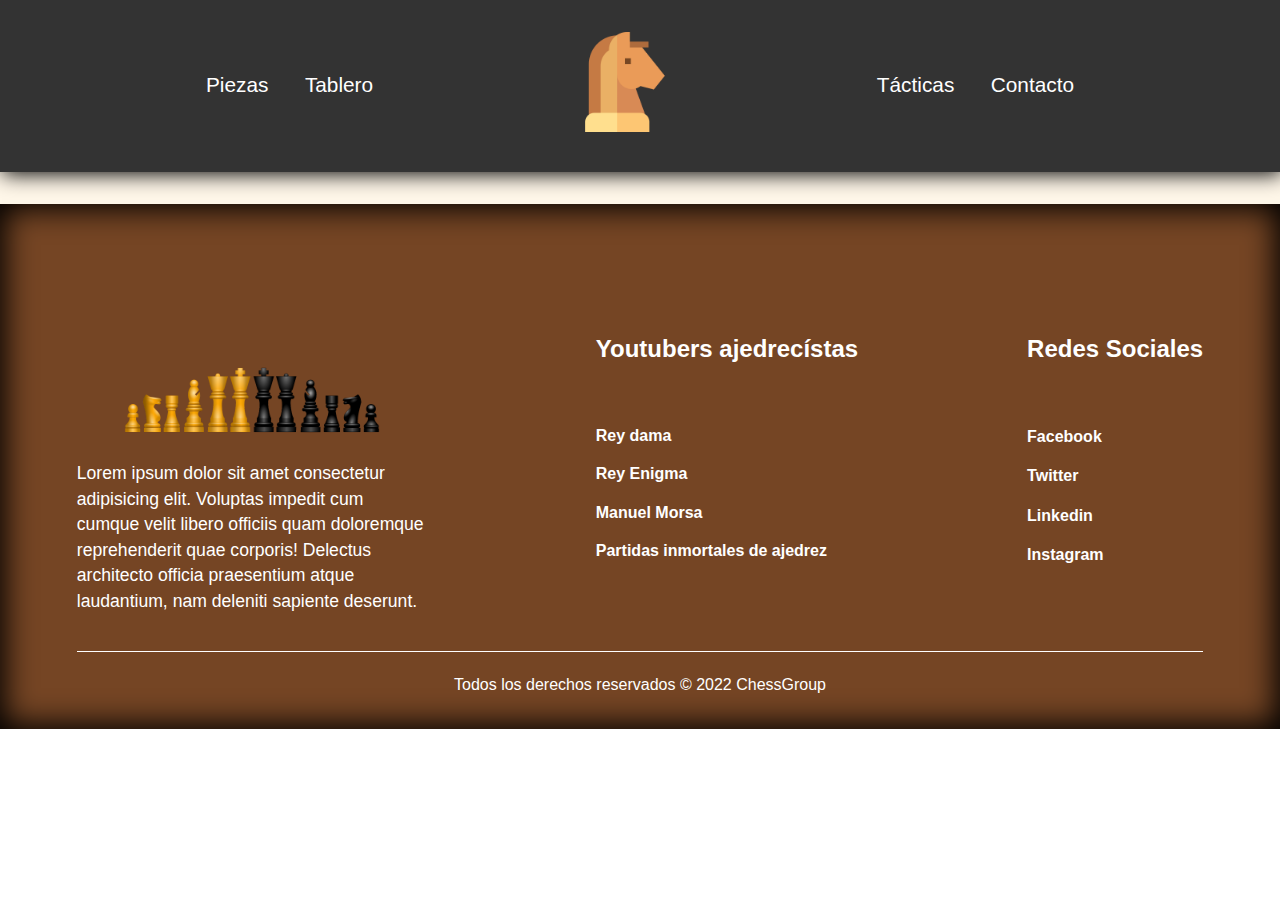
<file: pages/tablero.html>
<!DOCTYPE html>
<html lang="es">
    <head>
        <meta charset="UTF-8" />
        <meta http-equiv="X-UA-Compatible" content="IE=edge" />
        <meta name="viewport" content="width=device-width, initial-scale=1.0" />
        <link rel="icon" href="../assets/icons/chess.png" />
        <link
            href="https://cdn.jsdelivr.net/npm/bootstrap@5.2.3/dist/css/bootstrap.min.css"
            rel="stylesheet"
            integrity="sha384-rbsA2VBKQhggwzxH7pPCaAqO46MgnOM80zW1RWuH61DGLwZJEdK2Kadq2F9CUG65"
            crossorigin="anonymous"
        />
        <link rel="stylesheet" href="../css/style.css" />
        <title>guía ajedrecística</title>
    </head>
    <body>
        <!-- nav mobile -->
        <nav id="nav-mobile">
            <div class="nav-container d-flex justify-content-between">
                <div class="">
                    <label for="menu" class="nav-label">
                        <img
                            src="../assets/icons/menu.png"
                            alt="menu"
                            height="50px"
                        />
                    </label>
                    <input type="checkbox" id="menu" class="nav-input" />
                    <div class="nav-menu">
                        <ul>
                            <li><a href="../index.html">inicio</a></li>
                            <li><a href="../pages/piezas.html">piezas</a></li>
                            <li><a href="../pages/tablero.html">tablero</a></li>
                            <li>
                                <a href="../pages/tacticas.html">tacticas</a>
                            </li>
                            <li>
                                <a href="../pages/contacto.html">contacto</a>
                            </li>
                        </ul>
                    </div>
                </div>
                <img src="../assets/icons/chess.png" alt="" height="50px" />
            </div>
        </nav>
        <!-- cierre nav mobile -->
        <!-- Inicio header -->
        <header>
            <div
                class="container-header d-flex justify-content-between align-items-center"
            >
                <div class="">
                    <ul class="ul-header">
                        <li>
                            <a href="./piezas.html" class="link-header"
                                >Piezas</a
                            >
                        </li>
                        <li>
                            <a href="./tablero.html" class="link-header"
                                >Tablero</a
                            >
                        </li>
                    </ul>
                </div>

                <a href="../index.html">
                    <img
                        src="../assets/icons/chess.png"
                        alt="Logo"
                        class="logo"
                    />
                </a>

                <div class="">
                    <ul class="ul-header">
                        <li>
                            <a href="./tacticas.html" class="link-header"
                                >Tácticas</a
                            >
                        </li>
                        <li>
                            <a href="./contacto.html" class="link-header"
                                >Contacto</a
                            >
                        </li>
                    </ul>
                </div>
            </div>
        </header>
        <!-- cierre header -->

        <!-- apertura main -->
        <main id="main-index" class="container-fluid">
            <div class="container-main-index row">
                <div class="aside-izq col-2 background-chess"></div>

                <div class="cuerpo col-8 ps-4 pe-4"></div>

                <div class="aside-der col-2 background-chess"></div>
            </div>
        </main>
        <!-- cierre main -->
        <!-- apertura footer -->
        <footer>
            <div class="container__footer">
                <div class="box__footer">
                    <div class="logo">
                        <img src="../assets/images/footer/logo.png" alt="" />
                    </div>
                    <div class="terms">
                        <p>
                            Lorem ipsum dolor sit amet consectetur adipisicing
                            elit. Voluptas impedit cum cumque velit libero
                            officiis quam doloremque reprehenderit quae
                            corporis! Delectus architecto officia praesentium
                            atque laudantium, nam deleniti sapiente deserunt.
                        </p>
                    </div>
                </div>
                <div class="box__footer">
                    <h2>Youtubers ajedrecístas</h2>
                    <a target="_blank" href="https://www.youtube.com/@Reydama"
                        >Rey dama</a
                    >
                    <a target="_blank" href="https://www.youtube.com/@ReyEnigma"
                        >Rey Enigma</a
                    >
                    <a href="https://www.youtube.com/@ManuelMorsa"
                        >Manuel Morsa</a
                    >
                    <a
                        target="_blank"
                        href="https://www.youtube.com/@PartidasInmortalesdeAjedrez"
                        >Partidas inmortales de ajedrez</a
                    >
                </div>

                <div class="box__footer">
                    <h2>Redes Sociales</h2>
                    <a href="#">
                        <i class="fab fa-facebook-square"></i> Facebook</a
                    >
                    <a href="#"
                        ><i class="fab fa-twitter-square"></i> Twitter</a
                    >
                    <a href="#"><i class="fab fa-linkedin"></i> Linkedin</a>
                    <a href="#"
                        ><i class="fab fa-instagram-square"></i> Instagram</a
                    >
                </div>
            </div>

            <div class="box__copyright">
                <hr />
                <p>Todos los derechos reservados © 2022 <b>ChessGroup</b></p>
            </div>
        </footer>
        <!-- cierre footer -->
    </body>
</html>
</file>
<file: css/style.css>
html {
    font-size: 16px;
    font-weight: 300;
    line-height: 1.6em;
    box-sizing: border-box;
    font-family: Montserrat, Tahoma, sans-serif;
}

*,
*::after,
*::before {
    margin: 0;
    padding: 0;
    box-sizing: inherit;
    scroll-behavior: smooth;
}

/* estilos para textos y headliners */

.encabezado {
    margin: 0.5rem 0.8rem 0.5rem 0.8rem;
    display: flex;
    justify-content: space-between;
    align-items: center;
}

#titulo {
    font-size: 3rem;
    line-height: 1em;
}

.subtitulo {
    font-size: 1.8rem;
    line-height: 2rem;
}

.sub-subtitulo {
    font-size: 1.4rem;
    margin: 1rem;
}

.cuerpo p {
    font-size: 1.2rem;
    font-weight: 300;
    margin: 1em 0;
    font-family: Roboto;
}

.temas-link {
    text-decoration: none;
    color: rgb(150, 150, 150);
}

.temas-link:hover {
    color: rgb(88, 88, 88);
}

.pie-foto {
    margin: 0 auto;
    font-weight: 300;
    font-size: 1rem;
    border-left: #cc2e43 solid 1px;
    padding-left: 1rem;
    width: 80%;
}

.padding-texto {
    padding: 0 2em;
}

/* cierre estilos textos y headliners */

/* estilos de imagen */

.piezas-img {
    max-width: 100%;
}

.container-img {
    text-align: center;
    margin-bottom: 0.3rem;
}

.img-index {
    width: 80%;
    max-width: 100%;
    height: auto;
    max-height: 600px;
    margin: 0 auto;
    display: inline-block;
    border: #333 2px solid;
    box-shadow: 0 0 20px 3spx;
}

.background-chess {
    background-image: url(../assets/images/fondo-cuadricula.jpg);
    background-repeat: repeat;
}

/* cierre estilos de imagen */

/* Inicio header (parar todas las páginas)*/

header {
    z-index: 1000;
    position: relative;
    width: 100%;
    height: fit-content;
    background-color: #333;
    color: white;
    padding: 2rem 0;
    box-shadow: 2px 2px 20px black;
}

.container-header {
    height: 100%;
    width: 85%;
    max-width: 900px;
    margin: 0 auto;
    display: flex;
    justify-content: space-between;
    align-items: center;
}

.link-header {
    text-decoration: none;
    color: white;
    font-size: 1.3rem;
    font-weight: 300;
    transition: all 0.4s;
}

.link-header:hover {
    color: rgb(197, 122, 68);
}

.ul-header {
    list-style: none;
}

.ul-header li {
    padding: 0 1rem;
    display: inline-block;
}

.logo {
    height: 100px;
    transition: all 0.5s;
}

.logo:hover {
    height: 120px;
}

/* cierre header */

/* apertura nav mobile */

#nav-mobile {
    height: 10%;
    width: 100%;
    position: relative;
    z-index: 999;
    background-color: #333;
    display: none;
    padding: 1% 7% 1% 7%;
}

.nav-menu {
    display: none;
}

.nav-menu ul {
    list-style-type: none;
    padding: 0;
    margin-top: 0.5rem;
}

.nav-menu li {
    padding: 0.5rem;
}

.nav-menu a {
    color: white;
    text-decoration: none;
}

.nav-input {
    display: none;
}

.nav-input:checked + .nav-menu {
    display: block;
}

/* cierre menu mobile */

/* apertura nav izquierdo */

.sticky {
    position: sticky;
    top: 1%;
}

.nav-secciones {
    text-align: center;
    margin: 3% 6%;
    padding: 2%;
    box-shadow: 0 0 10px 0;
    border-radius: 5px;
    background-color: rgba(0, 0, 0, 0.704);
}

.nav-secciones-ul {
    margin: 0 auto;
    padding: 0;
    list-style-type: none;
    text-align: center;
    margin: auto;
}

.nav-secciones-li {
    margin-bottom: 1rem;
}

.nav-secciones-enlace {
    color: white;
    font-size: 1.2rem;
    transition: all 0.4s;
    text-decoration: none;
}

.nav-secciones-enlace:hover {
    color: rgb(251, 207, 127);
    text-decoration: underline;
}

.nav-subsecciones-ul {
    padding: 0;
    color: white;
    list-style-type: none;
    padding-top: 0.5rem;
}

.nav-subsecciones-li {
    padding-top: 0.5rem;
}

.nav-subsecciones-enlace {
    text-decoration: none;
    color: white;
    font-size: 0.9rem;
    transition: color 0.4s;
}

.nav-subsecciones-enlace:hover {
    color: rgb(251, 207, 127);
}

.enlaces-inferior-li:hover {
    color: rgb(251, 207, 127);
}

/* nav izquierdo cierre */

/* apertura estructura main */

.main-grid {
    height: 100%;
    width: 100%;
    display: grid;
    grid-template-columns: 1fr 6fr 1fr;
    grid-template-rows: 1fr;
    grid-template-areas: "aside-izq cuerpo aside-der";
}

.aside-izq {
    grid-area: aside-izq;
}

.aside-der {
    grid-area: aside-der;
}

.cuerpo {
    padding: 1em;
    grid-area: cuerpo;
    position: relative;
    z-index: 500;
    box-shadow: 0 -20px 20px 1px;
    background-color: rgb(255, 247, 233);
}

/*cierre estructura main */

/* apertura pagina de piezas */

/* slider */

.espacio-slider {
    padding: 1rem;
    padding-bottom: 0;
    margin: 2rem auto;
    display: flex;
    justify-content: space-between;
}

.container-all {
    position: relative;
    margin: 2rem;
    max-width: 400px;
    width: 100%;
    border-radius: 6px;
    overflow: hidden;
}

#cabecera-slider {
    margin-bottom: 0.5rem;
    padding: 0;
    text-align: center;
}

.slide {
    display: flex;
    transform: translate3d(0, 0, 0);
    transition: all 600ms;
    animation-name: autoplay;
    animation-duration: 6.5s;
    animation-direction: alternate;
    animation-fill-mode: forwards;
    animation-iteration-count: infinite;
}

.item-slide {
    position: relative;
    display: flex;
    flex-direction: column;
    flex-shrink: 0;
    flex-grow: 0;
    max-width: 100%;
}

.pagination {
    margin-bottom: 1.5rem;
    position: absolute;
    bottom: 20px;
    left: 0;
    display: flex;
    flex-wrap: wrap;
    align-items: center;
    justify-content: center;
    width: 100%;
}

.pagination-item {
    display: flex;
    flex-direction: column;
    align-items: center;
    border: 2px solid white;
    width: 30px;
    height: 52px;
    border-radius: 4px;
    overflow: hidden;
    cursor: pointer;
    background: rgba(255, 255, 255, 0.5);
    margin: 15px 12px;
    text-align: center;
    transition: all 300ms;
}

.pagination-item:hover {
    transform: scale(2);
}

.pagination-item img {
    display: inline-block;
    max-width: none;
    height: 100%;
    transform: scale(1);
    opacity: 0;
    transition: all 300ms;
}

.pagination-item:hover img {
    opacity: 1;
    transform: scale(1);
}

input[id="slide-1"]:checked ~ .slide {
    animation: none;
    transform: translate3d(0, 0, 0);
}

input[id="slide-1"]:checked ~ .pagination .pagination-item[for="slide-1"] {
    background-color: rgba(0, 0, 0, 0.7);
}

input[id="slide-2"]:checked ~ .slide {
    animation: none;
    transform: translate3d(calc(-100% * 1), 0, 0);
}

input[id="slide-2"]:checked ~ .pagination .pagination-item[for="slide-2"] {
    background-color: rgba(0, 0, 0, 0.7);
}

input[id="slide-3"]:checked ~ .slide {
    animation: none;
    transform: translate3d(calc(-100% * 2), 0, 0);
}

input[id="slide-3"]:checked ~ .pagination .pagination-item[for="slide-3"] {
    background-color: rgba(0, 0, 0, 0.7);
}

input[id="slide-4"]:checked ~ .slide {
    animation: none;
    transform: translate3d(calc(-100% * 3), 0, 0);
}

input[id="slide-4"]:checked ~ .pagination .pagination-item[for="slide-4"] {
    background-color: rgba(0, 0, 0, 0.7);
}

input[id="slide-5"]:checked ~ .slide {
    animation: none;
    transform: translate3d(calc(-100% * 4), 0, 0);
}

input[id="slide-5"]:checked ~ .pagination .pagination-item[for="slide-5"] {
    background-color: rgba(0, 0, 0, 0.7);
}

input[id="slide-6"]:checked ~ .slide {
    animation: none;
    transform: translate3d(calc(-100% * 5), 0, 0);
}

input[id="slide-6"]:checked ~ .pagination .pagination-item[for="slide-6"] {
    background-color: rgba(0, 0, 0, 0.7);
}

/* cierre slider */

.texto-piezas {
    margin-top: 1.5rem;
    flex-grow: 0;
    flex-basis: 80em;
}

/* cierre pagina de piezas */

/* apertura pagina de contacto */

#main-contacto {
    height: 800px;
}

.contenedor-contacto {
    height: 100%;
    display: flex;
    justify-content: center;
    align-items: center;
}

.contenedor {
    width: 75%;
}

.form-title {
    font-weight: normal;
    color: #f0f4f7;
    padding: 0.9rem 0;
}

.form {
    background: rgba(0, 0, 0, 0.6);
    margin: auto;
    padding: 0.2rem 2.1rem 2rem 2.1rem;
    border-radius: 3px;
}

.form-label {
    display: block;
    color: rgb(251, 207, 127);
    font-size: 1rem;
    position: relative;
}

.form a {
    text-decoration: none;
}

.form-input,
.form-textarea {
    background: rgba(0, 0, 0, 0.7);
    border: none;
    outline: none;
    border-bottom: 2px solid;
    width: 100%;
    padding: 0.8rem;
    margin-bottom: 1.2rem;
    border-radius: 2px;
    font-size: 14px;
    color: white;
}

.form-textarea {
    resize: vertical;
    max-height: 100px;
    min-height: 50px;
}

.btn-submit {
    width: 100%;
    outline: none;
    background: rgb(255, 193, 79);
    font-size: 16px;
    border: none;
    color: black;
    padding: 1rem 0;
    cursor: pointer;
    transition: all 0.5s ease;
}

.btn-submit:hover {
    background: rgb(255, 211, 129);
}

/* cierre pagina de contacto */

/* footer para todas las páginas*/

footer {
    width: 100%;
    padding: 2em 0;
    background-size: cover;
    background-color: rgb(117, 69, 36);
    box-shadow: inset 0 0 30px 5px;
}

.container__footer {
    display: flex;
    flex-wrap: wrap;
    justify-content: space-between;
    max-width: 1200px;
    margin: auto;
    margin-top: 4em;
}

.box__footer {
    display: flex;
    flex-direction: column;
    padding: 2.3em;
}

.box__footer .logo {
    text-align: center;
}

.box__footer .logo img {
    width: 16em;
    transition: width 0.6s;
}

.box__footer .logo img:hover {
    width: 22em;
}

.box__footer .terms {
    max-width: 350px;
    margin-top: 1.4em;
    font-weight: 500;
    color: white;
    font-size: 1.1em;
}

.box__footer h2 {
    margin-bottom: 2em;
    color: white;
    font-weight: 700;
}

.box__footer a {
    margin-top: 0.8em;
    color: white;
    font-weight: 600;
    text-decoration: none;
}

.box__footer a:hover {
    color: rgb(251, 207, 127);
}

.box__footer a .fab {
    font-size: 1.2em;
}

.box__copyright {
    max-width: 1200px;
    margin: auto;
    text-align: center;
    padding: 0 2.3em;
}

.box__copyright p {
    margin-top: 1.2em;
    color: white;
}

.box__copyright hr {
    border: none;
    height: 1px;
    background-color: white;
}

/* cierre footer */

/* media queries */

@media screen and (max-width: 1024px) {
    .nav-subsecciones-ul {
        display: none;
    }

    .temas-link {
        font-size: 1.5rem;
        padding: 0 0.5rem;
    }

    .quitar {
        display: none;
    }

    .espacio-slider {
        display: block;
        text-align: center;
    }

    .container-all {
        margin: auto;
    }
}

@media screen and (max-width: 768px) {
    .nav-container {
        display: flex;
        justify-content: space-between;
        align-items: center;
    }

    main {
        grid-template-columns: 1fr 12fr 1fr;
    }

    .nav-secciones-enlace {
        font-size: 1rem;
    }
    .nav-secciones {
        display: none;
    }

    #nav-mobile {
        display: block;
    }

    header {
        display: none;
    }
}

@media screen and (max-width: 664px) {
    .container-main-index {
        grid-template-columns: 2% 96% 2%;
    }
}

@media screen and (max-width: 480px) {
    main {
        display: flex;
    }

    .aside-izq {
        display: none;
    }

    .aside-der {
        display: none;
    }

    .cuerpo {
        height: 100%;
    }
}

@media screen and (max-width: 320px) {
    .box__footer .logo img {
        width: 80%;
    }

    .box__footer .logo img:hover {
        width: 82%;
    }
}
</file>
